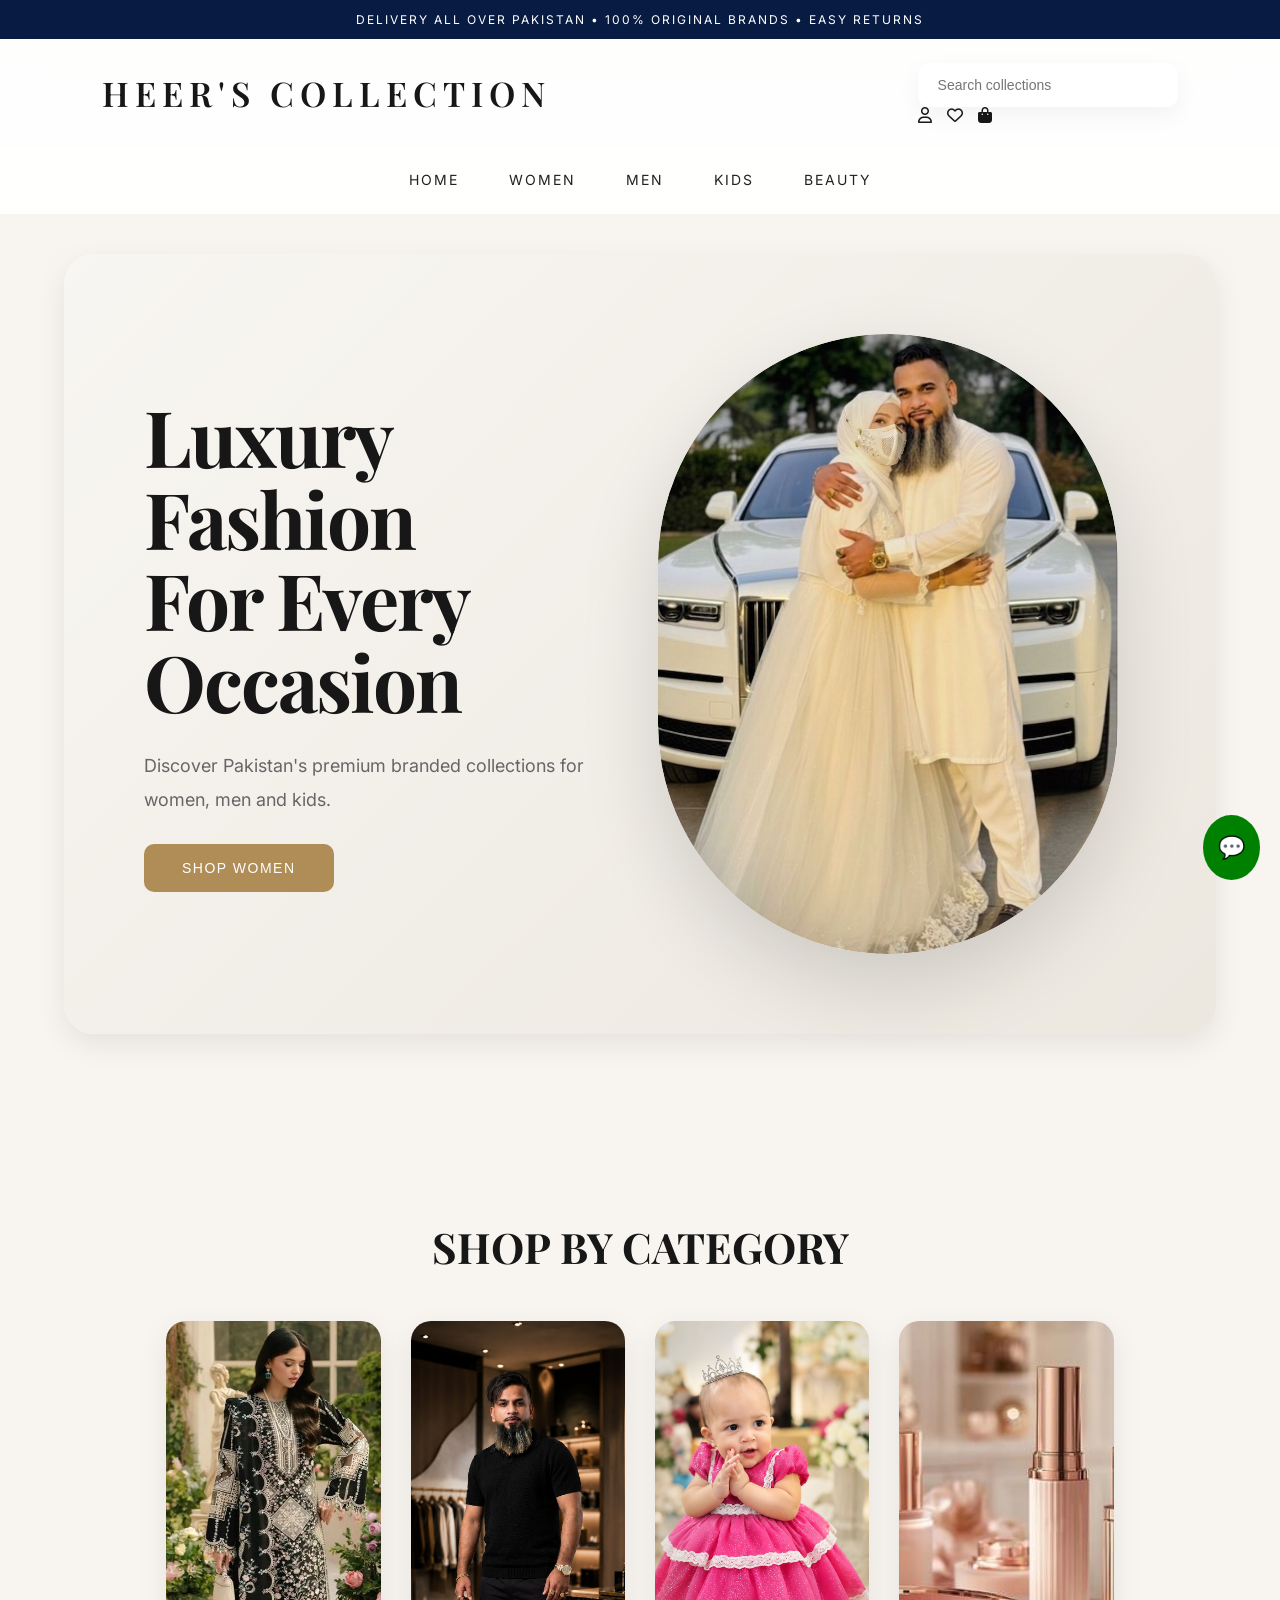
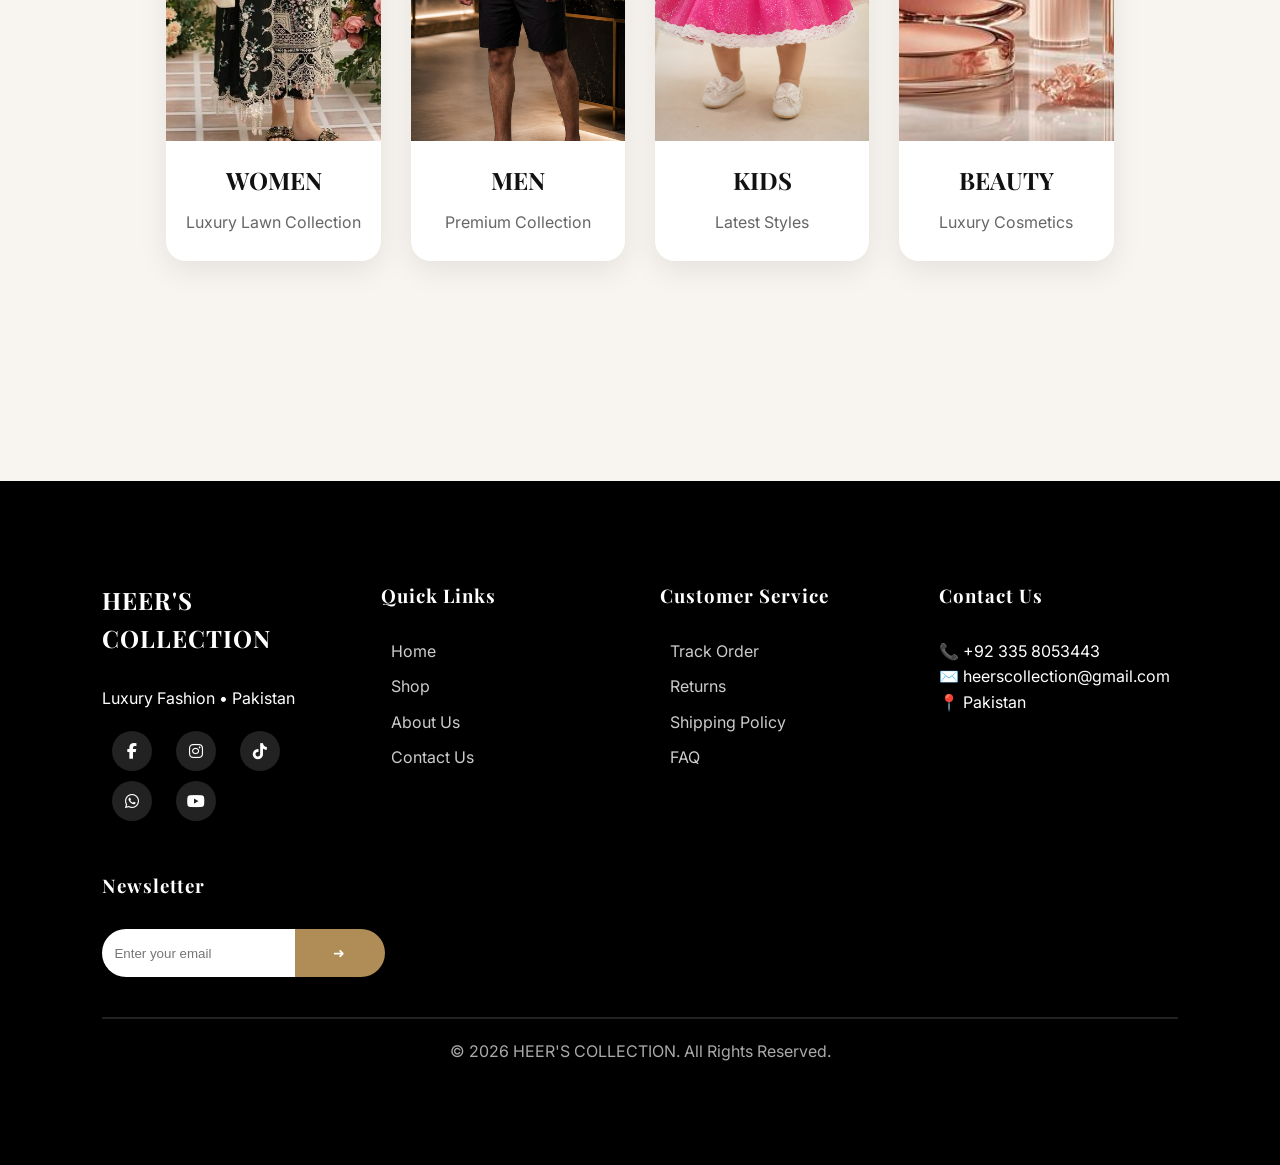
<file: index.html>
<!DOCTYPE html>
<html lang="en">

<head>
<meta charset="UTF-8">
<meta name="viewport" content="width=device-width, initial-scale=1.0">

<title>Heer's Collection</title>

<link href="https://fonts.googleapis.com/css2?family=Montserrat:wght@300;500;700&display=swap" rel="stylesheet">
<link rel="stylesheet" href="https://cdnjs.cloudflare.com/ajax/libs/font-awesome/6.5.1/css/all.min.css">
<link rel="stylesheet" href="style.css">
</head>

<body>

<div class="topbar">
DELIVERY ALL OVER PAKISTAN • 100% ORIGINAL BRANDS • EASY RETURNS
</div>

<header class="header">

<div class="logo">
HEER'S COLLECTION
</div>

<div class="header-right">

<input
type="text"
class="search"
placeholder="Search collections">

<div class="icons">
<i class="fa-regular fa-user"></i>
<i class="fa-regular fa-heart"></i>
<i class="fa-solid fa-bag-shopping"></i>
</div>

</div>

<div class="menu-btn">
☰
</div>

</header>

<nav>
<a href="index.html">HOME</a>
<a href="women.html">WOMEN</a>
<a href="men.html">MEN</a>
<a href="kids.html">KIDS</a>
<a href="beauty.html">BEAUTY</a>
</nav>

<section class="hero">

<div class="hero-content">
<h1>Luxury Fashion<br>For Every Occasion</h1>

<p>
Discover Pakistan's premium branded collections for women, men and kids.
</p>

<a href="women.html">
<button>SHOP WOMEN</button>
</a>
</div>

<div class="hero-image">
<div class="photo-frame">
<img src="newphoto.jpg" alt="photo">
</div>
</div>

</section>
<section class="categories">

<h2>SHOP BY CATEGORY</h2>

<div class="category-grid">

<!-- WOMEN -->
<a href="women.html" class="category-box">
<img src="product1.jpg" alt="Women">

<h3>WOMEN</h3>

<p>Luxury Lawn Collection</p>
</a>


<!-- MEN -->
<a href="men.html" class="category-box">

<img src="men.jpg" alt="Men">

<h3>MEN</h3>

<p>Premium Collection</p>

</a>


<!-- KIDS -->
<a href="kids.html" class="category-box">

<img src="kids.jpg" alt="Kids">

<h3>KIDS</h3>

<p>Latest Styles</p>

</a>


<!-- BEAUTY -->
<a href="beauty.html" class="category-box">

<img src="beauty.jpg?v=2" alt="Beauty">

<h3>BEAUTY</h3>

<p>Luxury Cosmetics</p>

</a>

</div>

</section>

<a href="https://wa.me/923358053443" class="whatsapp">💬</a>

<footer>

<div class="footer-container">

<div class="footer-box">
<h2>HEER'S COLLECTION</h2>
<p>Luxury Fashion • Pakistan</p>

<div class="social-icons">
<a href="#"><i class="fab fa-facebook-f"></i></a>
<a href="#"><i class="fab fa-instagram"></i></a>
<a href="#"><i class="fab fa-tiktok"></i></a>
<a href="#"><i class="fab fa-whatsapp"></i></a>
<a href="#"><i class="fab fa-youtube"></i></a>
</div>
</div>

<div class="footer-box">
<h3>Quick Links</h3>

<a href="index.html">Home</a>

<a href="women.html">Shop</a>

<a href="about.html">About Us</a>

<a href="contact.html">Contact Us</a>

</div>

<div class="footer-box">
<h3>Customer Service</h3>
<a href="#">Track Order</a>
<a href="#">Returns</a>
<a href="#">Shipping Policy</a>
<a href="#">FAQ</a>
</div>

<div class="footer-box">
<h3>Contact Us</h3>
<p>📞 +92 335 8053443</p>
<p>✉️ heerscollection@gmail.com</p>
<p>📍 Pakistan</p>
</div>

<div class="footer-box">
<h3>Newsletter</h3>

<div class="newsletter">
<input type="email" placeholder="Enter your email">
<button>➜</button>
</div>
</div>

</div>

<hr>

<p class="copyright">
© 2026 HEER'S COLLECTION. All Rights Reserved.
</p>

</footer>

<script>
const menu = document.querySelector(".menu-btn");
const nav = document.querySelector("nav");

menu.onclick = () => {
    nav.classList.toggle("show");
};
</script>

</body>
</html>
</file>
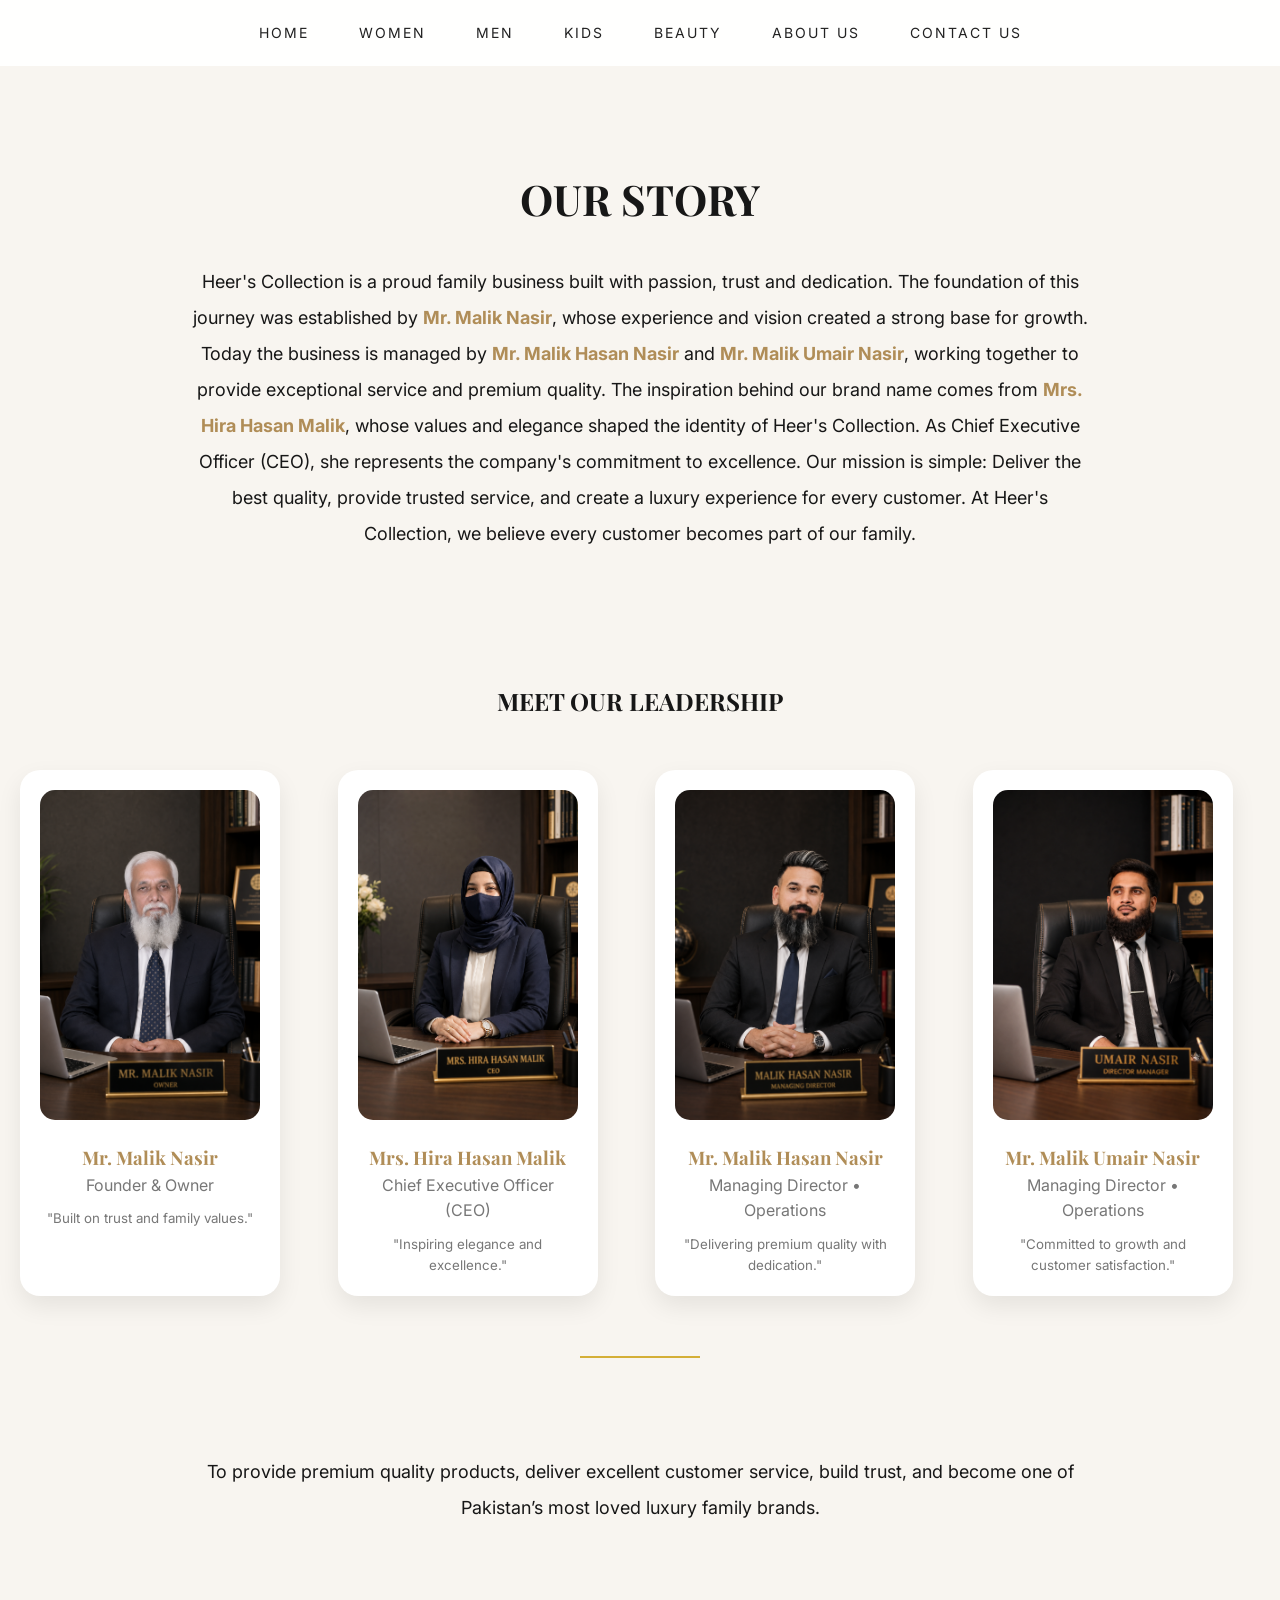
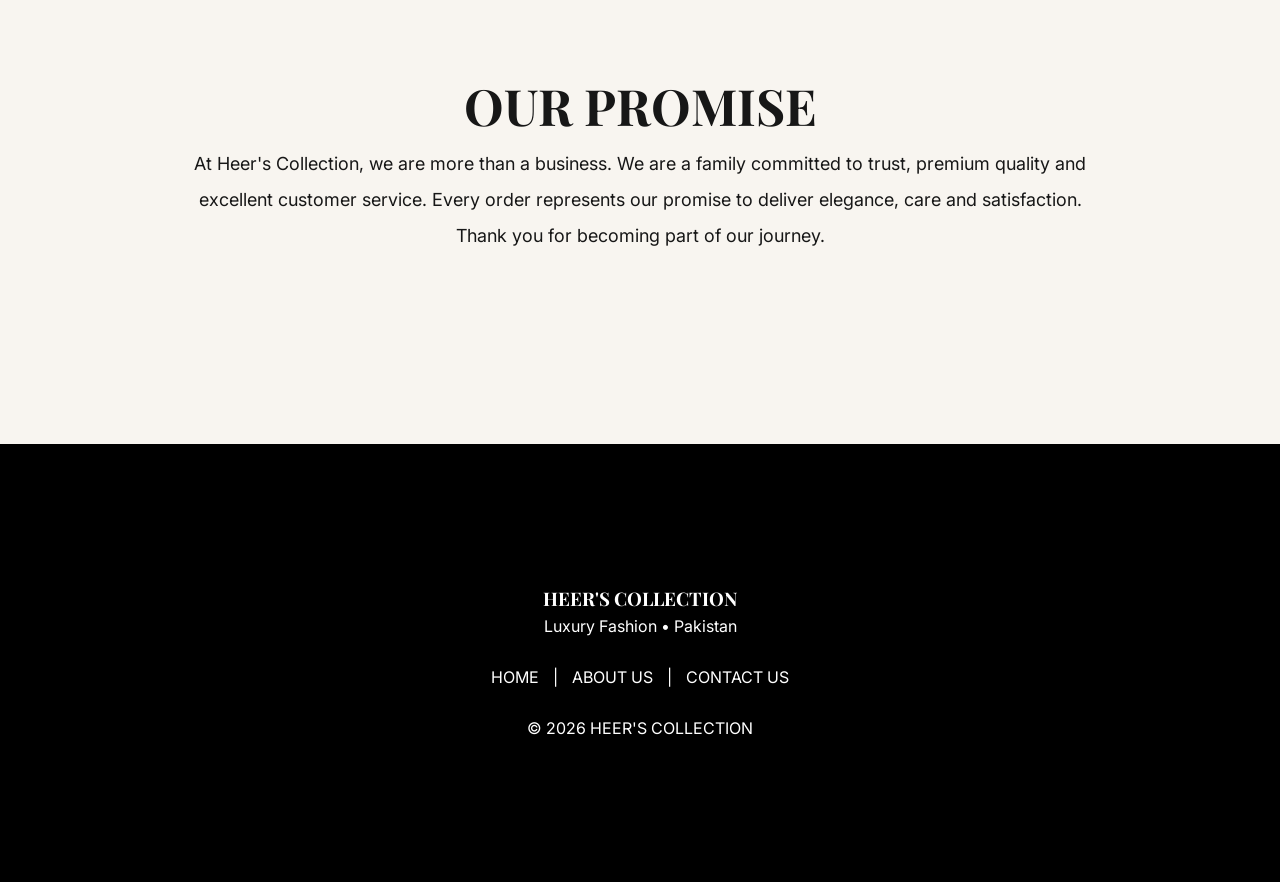
<file: about.html>
<!DOCTYPE html>
<html>

<head>

<meta charset="UTF-8">
<meta name="viewport" content="width=device-width, initial-scale=1">

<title>About Us | Heer's Collection</title>

<link rel="stylesheet" href="style.css">

</head>

<body>

<nav>

<a href="index.html">HOME</a>

<a href="women.html">WOMEN</a>

<a href="men.html">MEN</a>

<a href="kids.html">KIDS</a>

<a href="beauty.html">BEAUTY</a>

<a href="about.html">ABOUT US</a>

<a href="contact.html">CONTACT US</a>

</nav>


<section class="about">

<h1>OUR STORY</h1>

<p>

Heer's Collection is a proud family business built with passion,
trust and dedication.

The foundation of this journey was established by
<b>Mr. Malik Nasir</b>,
whose experience and vision created a strong base for growth.

Today the business is managed by
<b>Mr. Malik Hasan Nasir</b>
and
<b>Mr. Malik Umair Nasir</b>,
working together to provide exceptional service and premium quality.

The inspiration behind our brand name comes from
<b>Mrs. Hira Hasan Malik</b>,
whose values and elegance shaped the identity of Heer's Collection.

As Chief Executive Officer (CEO),
she represents the company's commitment to excellence.

Our mission is simple:

Deliver the best quality,
provide trusted service,
and create a luxury experience for every customer.

At Heer's Collection,
we believe every customer becomes part of our family.

</p>

</section>



<section class="team">

<h2>MEET OUR LEADERSHIP</h2>

<div class="team-grid">


<div class="member">

<img src="owner.jpg">

<h3>Mr. Malik Nasir</h3>

<p>Founder & Owner</p>

<small>
"Built on trust and family values."
</small>

</div>


<div class="member">

<img src="ceo.jpg">

<h3>Mrs. Hira Hasan Malik</h3>

<p>Chief Executive Officer (CEO)</p>

<small>
"Inspiring elegance and excellence."
</small>

</div>


<div class="member">

<img src="hasan.jpg">

<h3>Mr. Malik Hasan Nasir</h3>

<p>Managing Director • Operations</p>

<small>
"Delivering premium quality with dedication."
</small>

</div>


<div class="member">

<img src="umair.jpg">

<h3>Mr. Malik Umair Nasir</h3>

<p>Managing Director • Operations</p>

<small>
"Committed to growth and customer satisfaction."
</small>

</div>


</div>

</section>



</section>

<hr style="width:120px;margin:auto;border:1px solid #d4af37;">

<section class="mission">

<br>

<p>

To provide premium quality products,
deliver excellent customer service,
build trust,
and become one of Pakistan’s most loved luxury family brands.

</p>

</section>
<section class="mission">

<h2>OUR PROMISE</h2>

<p>

At Heer's Collection,
we are more than a business.

We are a family committed to trust,
premium quality and excellent customer service.

Every order represents our promise
to deliver elegance,
care and satisfaction.

Thank you for becoming part of our journey.

</p>

</section>

<footer>

<div style="text-align:center;padding:40px">

<h3>HEER'S COLLECTION</h3>

<p>Luxury Fashion • Pakistan</p>

<br>

<a href="index.html">HOME</a> |
<a href="about.html">ABOUT US</a> |
<a href="contact.html">CONTACT US</a>

<br><br>

<p>
© 2026 HEER'S COLLECTION
</p>

</div>

</footer>


</body>

</html>
</file>
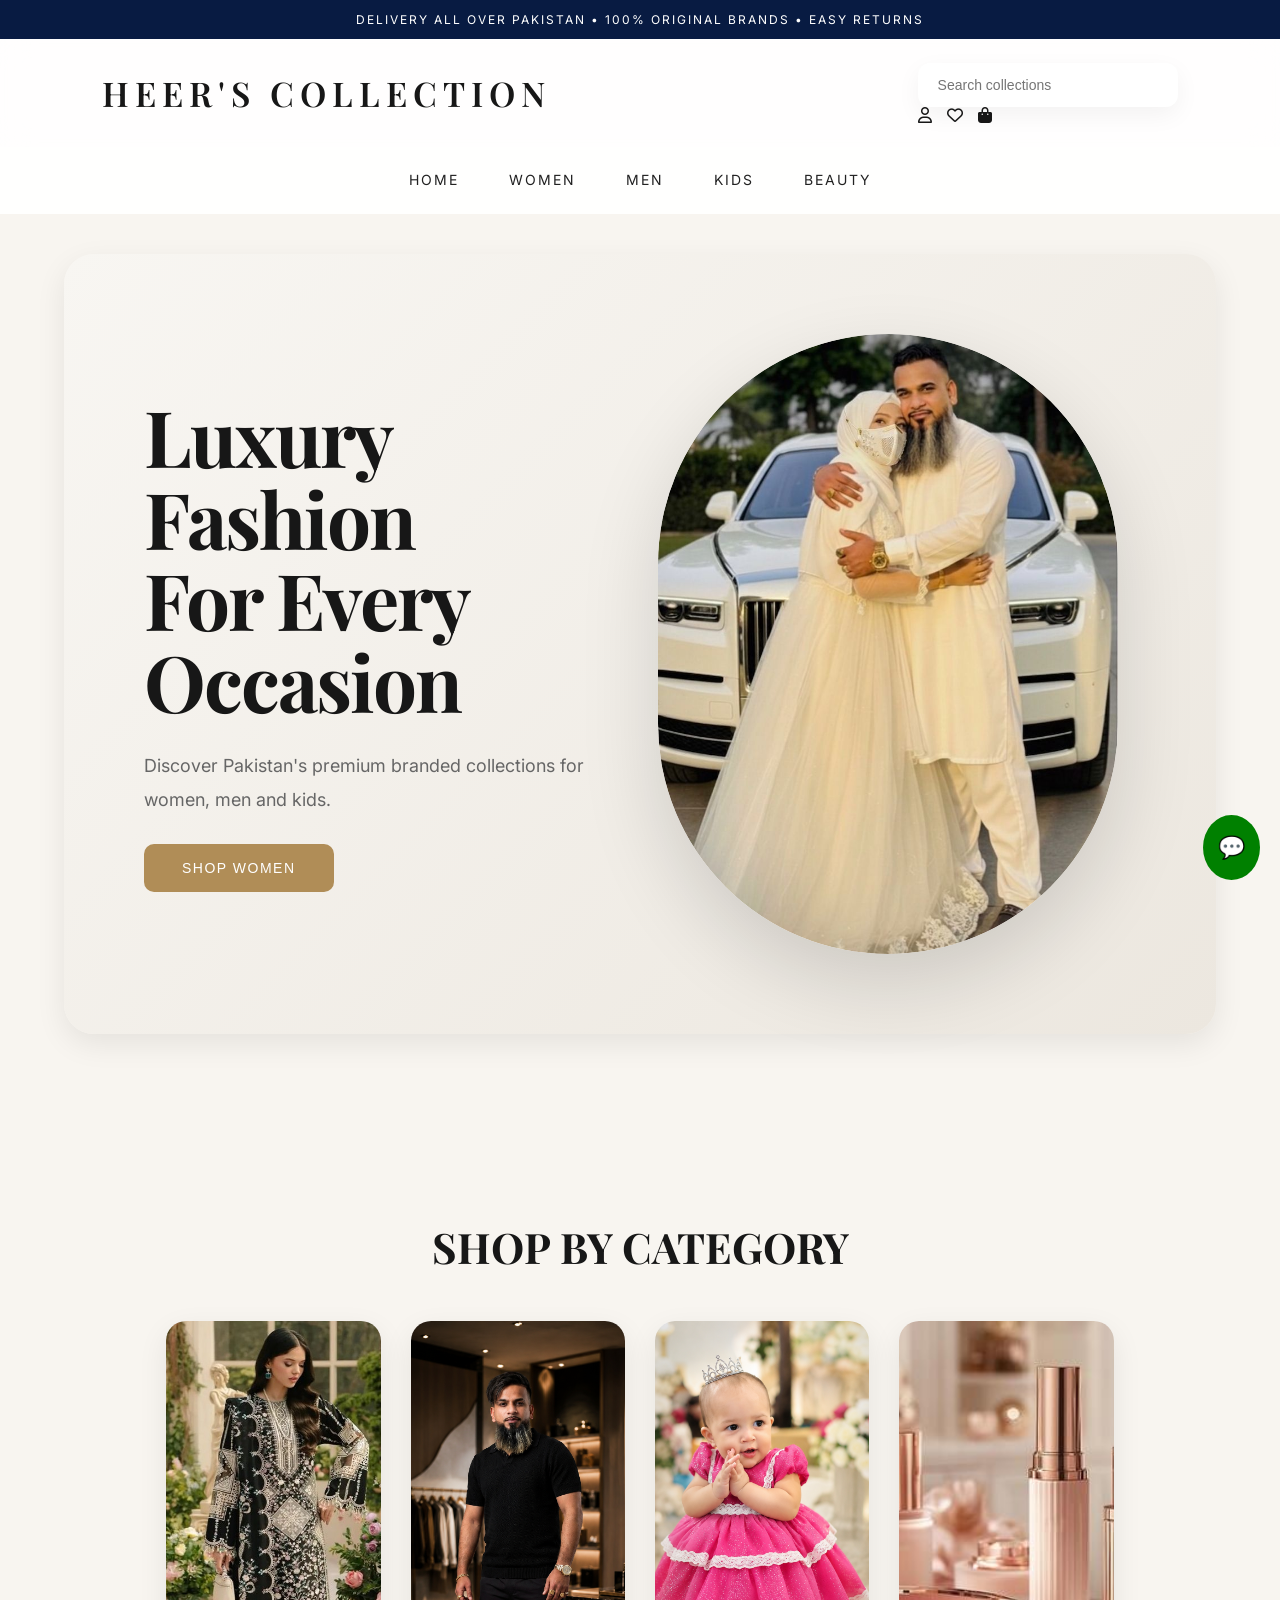
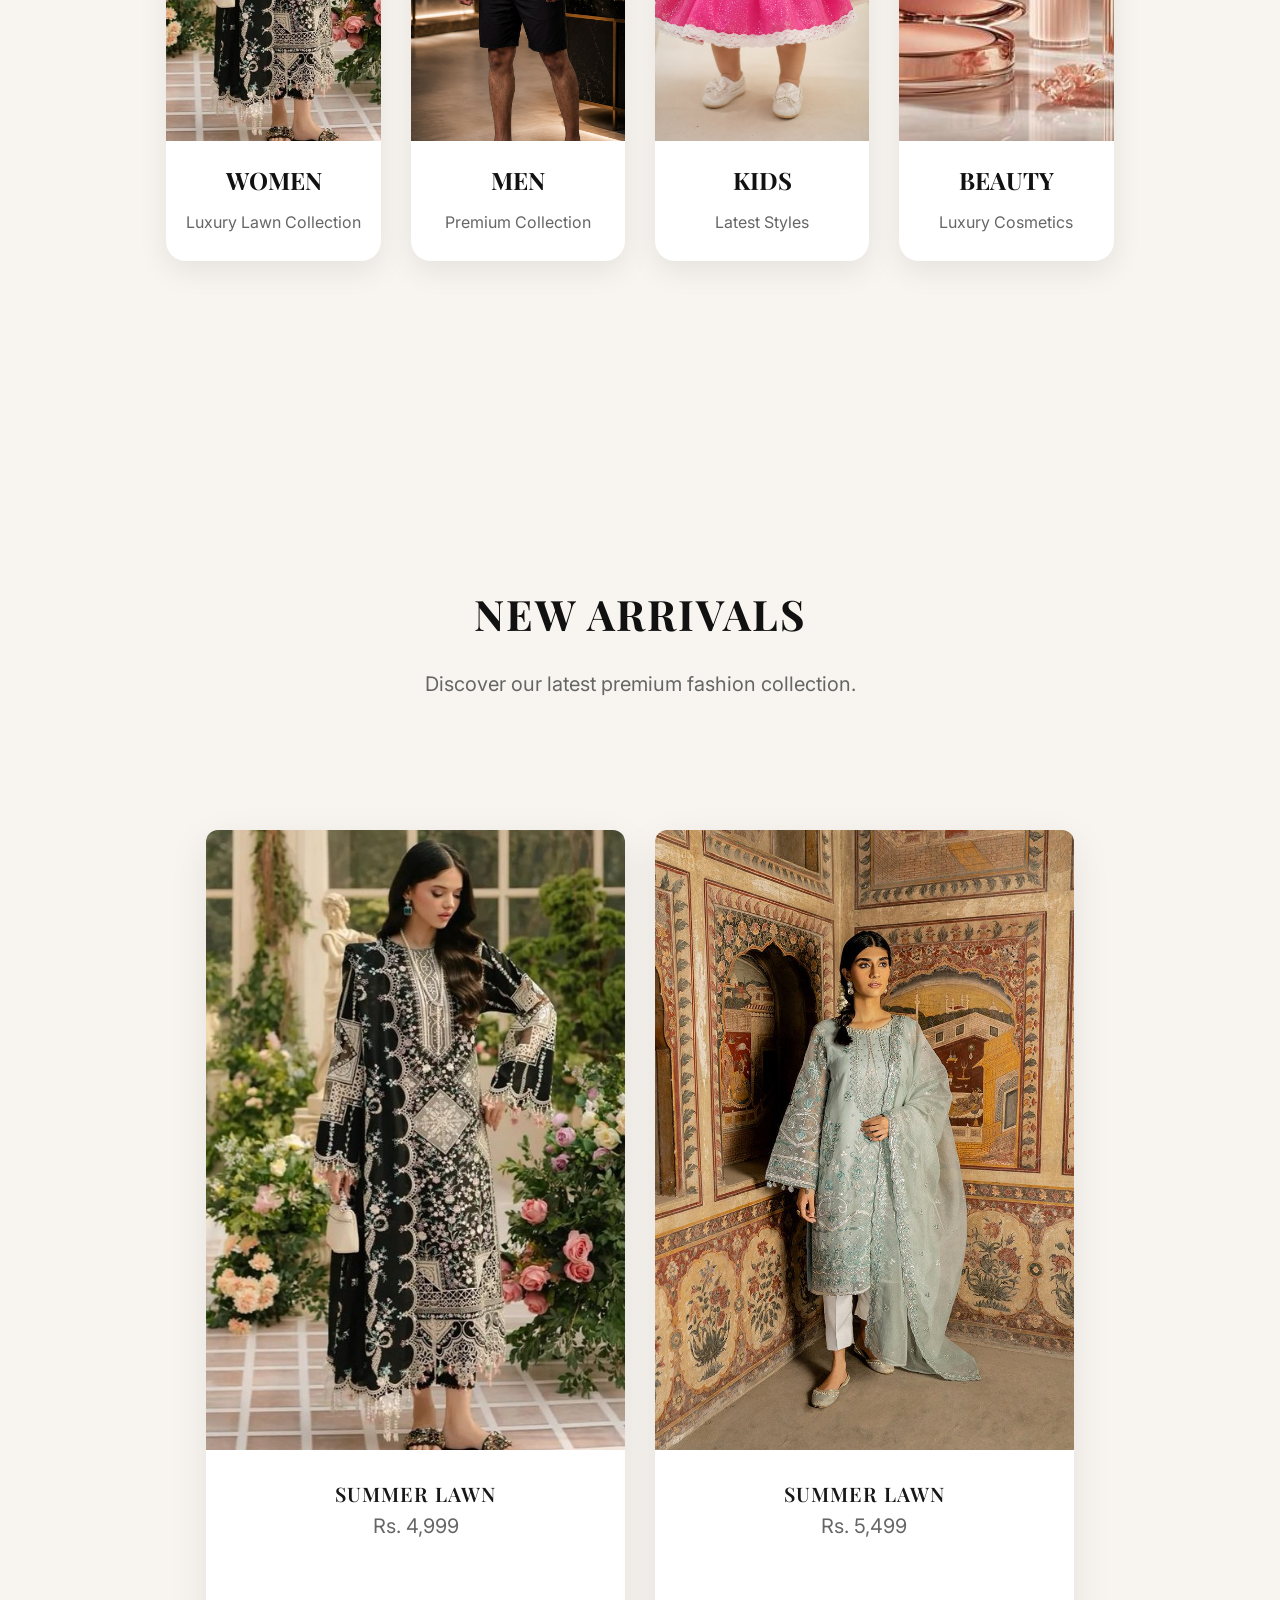
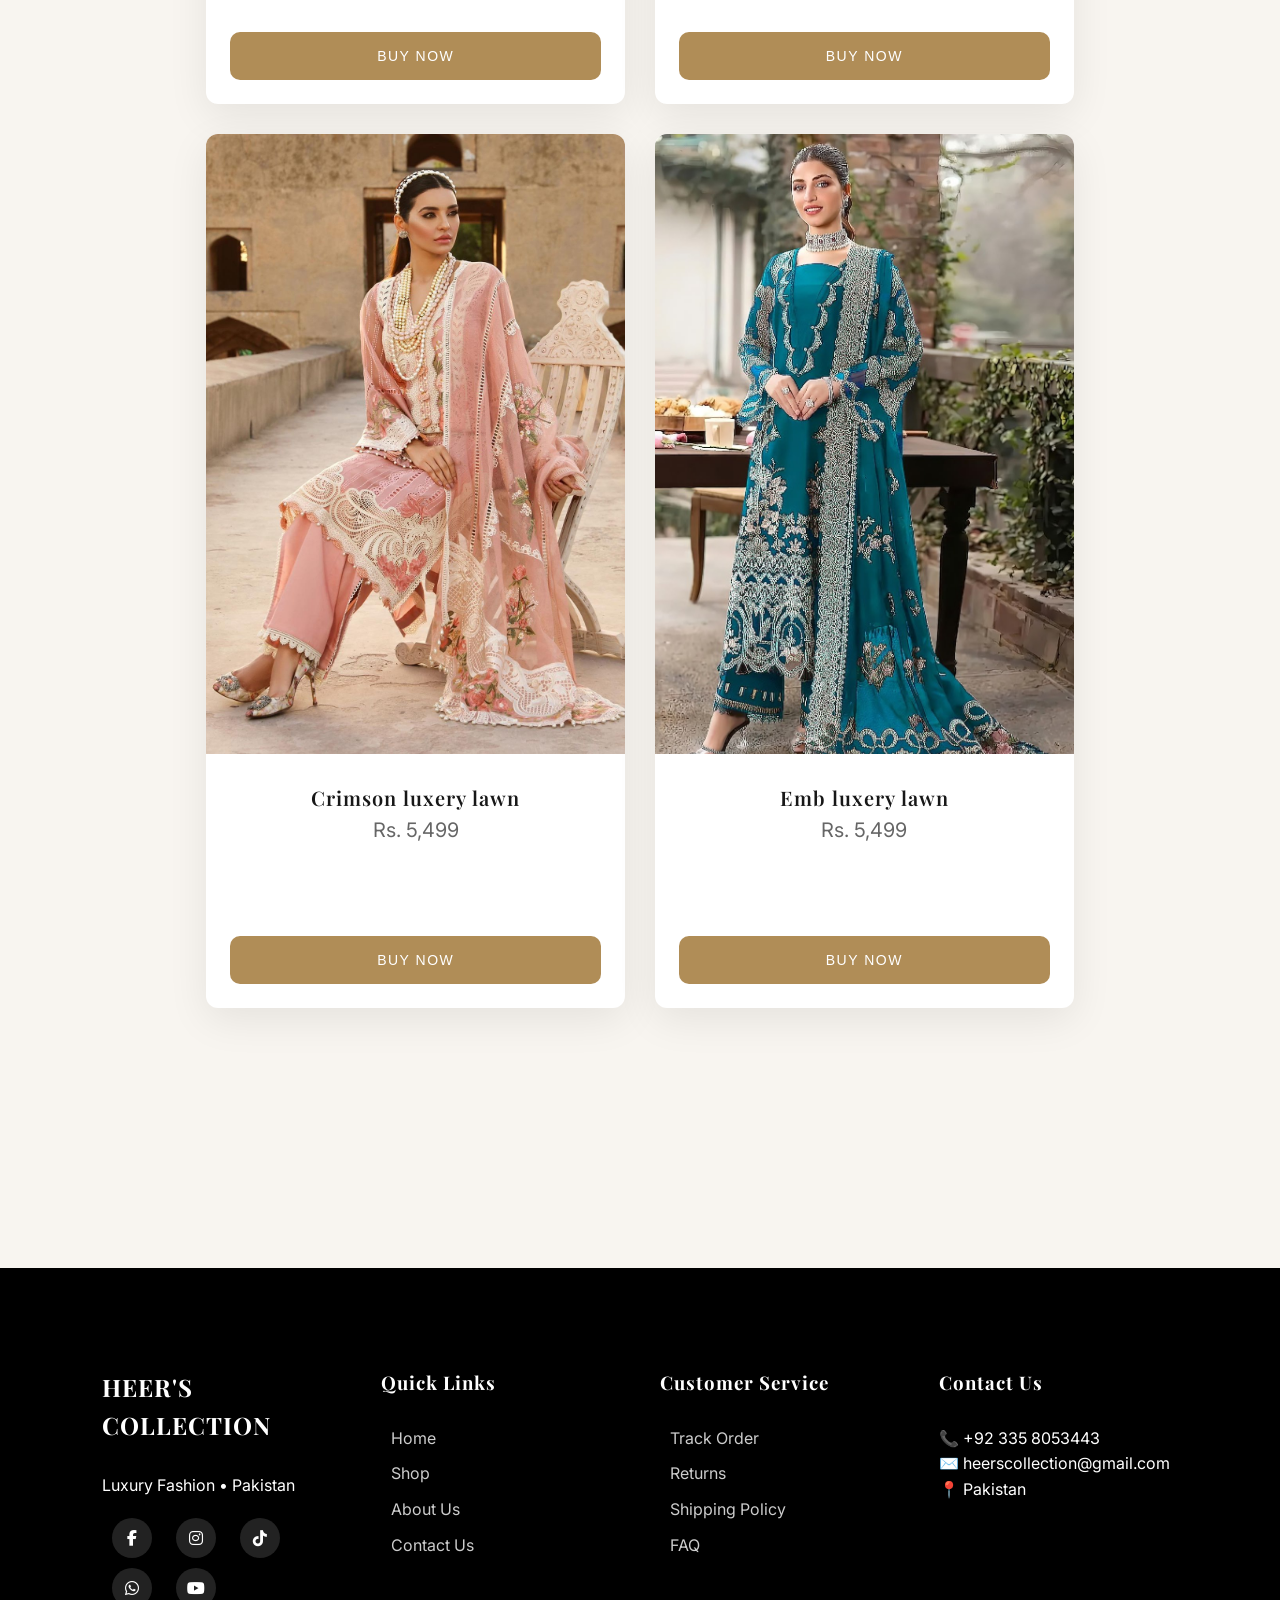
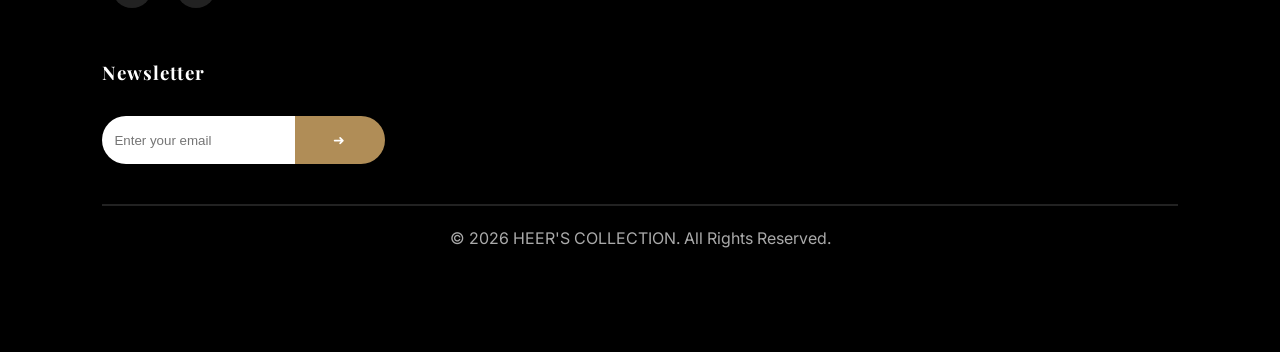
<file: backup-index.html>
<!DOCTYPE html>
<html lang="en">

<head>
<meta charset="UTF-8">
<meta name="viewport" content="width=device-width, initial-scale=1.0">

<title>Heer's Collection</title>

<link href="https://fonts.googleapis.com/css2?family=Montserrat:wght@300;500;700&display=swap" rel="stylesheet">
<link rel="stylesheet" href="https://cdnjs.cloudflare.com/ajax/libs/font-awesome/6.5.1/css/all.min.css">
<link rel="stylesheet" href="style.css">
</head>

<body>

<div class="topbar">
DELIVERY ALL OVER PAKISTAN • 100% ORIGINAL BRANDS • EASY RETURNS
</div>

<header class="header">

<div class="logo">
HEER'S COLLECTION
</div>

<div class="header-right">

<input
type="text"
class="search"
placeholder="Search collections">

<div class="icons">
<i class="fa-regular fa-user"></i>
<i class="fa-regular fa-heart"></i>
<i class="fa-solid fa-bag-shopping"></i>
</div>

</div>

<div class="menu-btn">
☰
</div>

</header>

<nav>
<a href="index.html">HOME</a>
<a href="women.html">WOMEN</a>
<a href="men.html">MEN</a>
<a href="kids.html">KIDS</a>
<a href="beauty.html">BEAUTY</a>
</nav>

<section class="hero">

<div class="hero-content">
<h1>Luxury Fashion<br>For Every Occasion</h1>

<p>
Discover Pakistan's premium branded collections for women, men and kids.
</p>

<a href="women.html">
<button>SHOP WOMEN</button>
</a>
</div>

<div class="hero-image">
<div class="photo-frame">
<img src="newphoto.jpg" alt="photo">
</div>
</div>

</section>
<section class="categories">

<h2>SHOP BY CATEGORY</h2>

<div class="category-grid">

<!-- WOMEN -->
<a href="women.html" class="category-box">
<img src="product1.jpg" alt="Women">

<h3>WOMEN</h3>

<p>Luxury Lawn Collection</p>
</a>


<!-- MEN -->
<a href="men.html" class="category-box">

<img src="men.jpg" alt="Men">

<h3>MEN</h3>

<p>Premium Collection</p>

</a>


<!-- KIDS -->
<a href="kids.html" class="category-box">

<img src="kids.jpg" alt="Kids">

<h3>KIDS</h3>

<p>Latest Styles</p>

</a>


<!-- BEAUTY -->
<a href="beauty.html" class="category-box">

<img src="beauty.jpg?v=2" alt="Beauty">

<h3>BEAUTY</h3>

<p>Luxury Cosmetics</p>

</a>

</div>

</section>
<section class="products">
<h2>NEW ARRIVALS</h2>
<p>Discover our latest premium fashion collection.</p>

<div class="product-grid">

<div class="product-card">
    <img src="product1.jpg">
    <h3>SUMMER LAWN</h3>
    <p>Rs. 4,999</p>
    <button>BUY NOW</button>
</div>

<div class="product-card">
    <img src="product2.jpg">
    <h3>SUMMER LAWN</h3>
    <p>Rs. 5,499</p>
    <button>BUY NOW</button>
</div>

<div class="product-card">
    <img src="product3.jpg">
    <h3>Crimson luxery lawn</h3>
    <p>Rs. 5,499</p>
    <button>BUY NOW</button>
</div>

<div class="product-card">
    <img src="product4.jpg">
    <h3>Emb luxery lawn</h3>
    <p>Rs. 5,499</p>
    <button>BUY NOW</button>
</div>


    
</div>
</section>

<a href="https://wa.me/923358053443" class="whatsapp">💬</a>

<footer>

<div class="footer-container">

<div class="footer-box">
<h2>HEER'S COLLECTION</h2>
<p>Luxury Fashion • Pakistan</p>

<div class="social-icons">
<a href="#"><i class="fab fa-facebook-f"></i></a>
<a href="#"><i class="fab fa-instagram"></i></a>
<a href="#"><i class="fab fa-tiktok"></i></a>
<a href="#"><i class="fab fa-whatsapp"></i></a>
<a href="#"><i class="fab fa-youtube"></i></a>
</div>
</div>

<div class="footer-box">
<h3>Quick Links</h3>
<a href="#">Home</a>
<a href="#">Shop</a>
<a href="#">About Us</a>
<a href="#">Contact Us</a>
</div>

<div class="footer-box">
<h3>Customer Service</h3>
<a href="#">Track Order</a>
<a href="#">Returns</a>
<a href="#">Shipping Policy</a>
<a href="#">FAQ</a>
</div>

<div class="footer-box">
<h3>Contact Us</h3>
<p>📞 +92 335 8053443</p>
<p>✉️ heerscollection@gmail.com</p>
<p>📍 Pakistan</p>
</div>

<div class="footer-box">
<h3>Newsletter</h3>

<div class="newsletter">
<input type="email" placeholder="Enter your email">
<button>➜</button>
</div>
</div>

</div>

<hr>

<p class="copyright">
© 2026 HEER'S COLLECTION. All Rights Reserved.
</p>

</footer>

<script>
const menu = document.querySelector(".menu-btn");
const nav = document.querySelector("nav");

menu.onclick = () => {
    nav.classList.toggle("show");
};
</script>

</body>
</html>
</file>
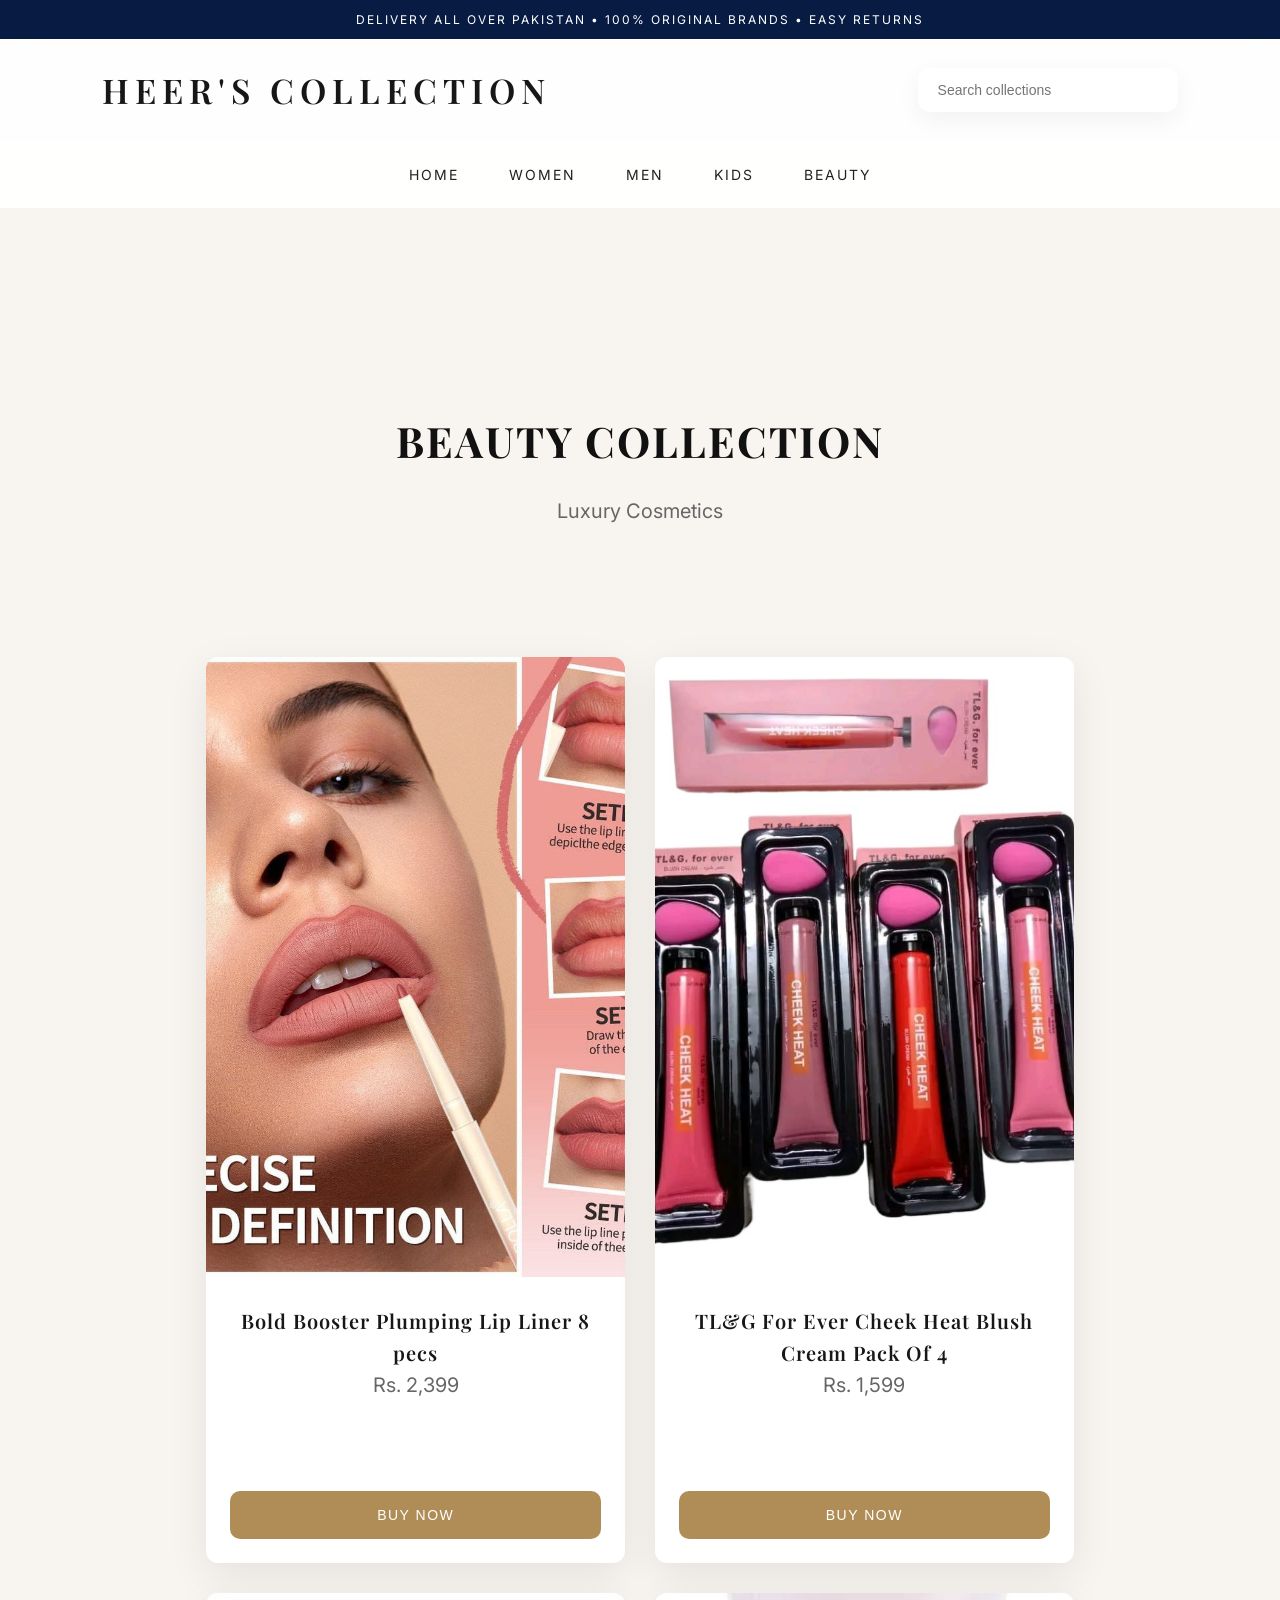
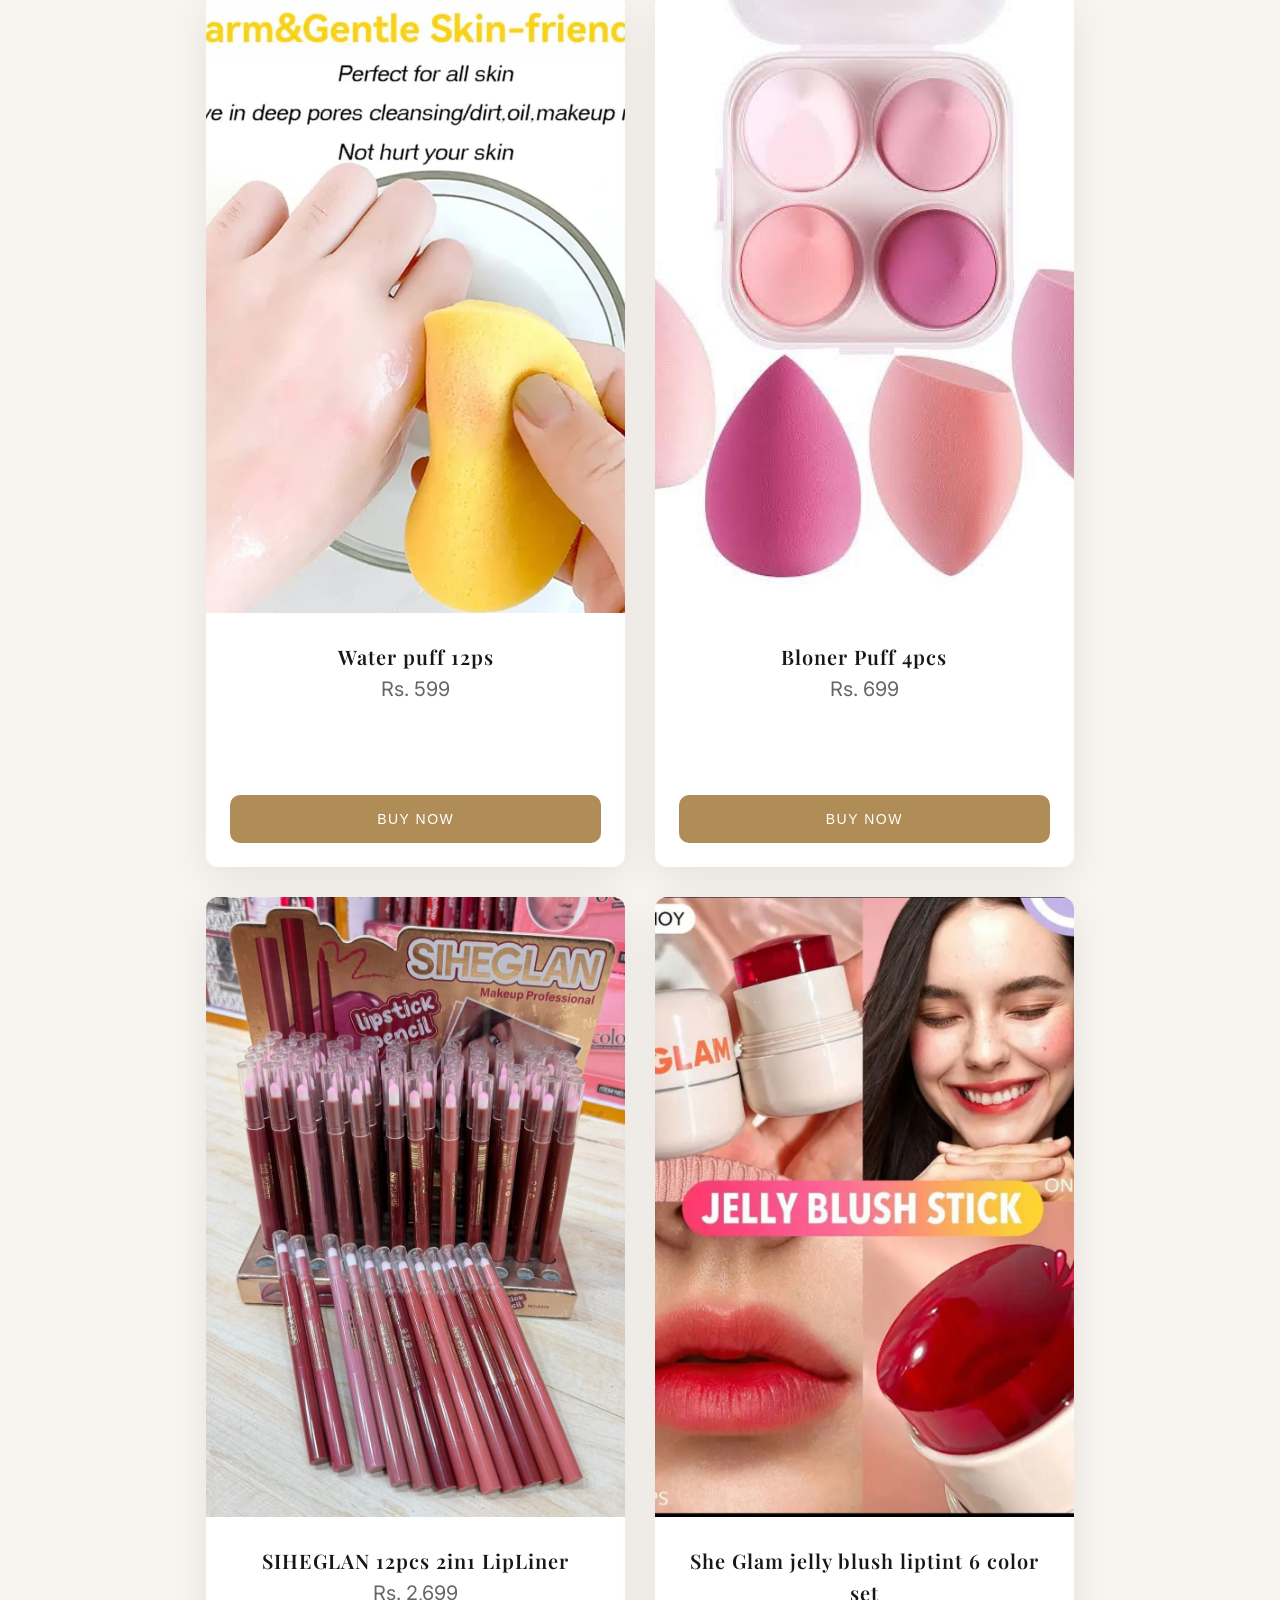
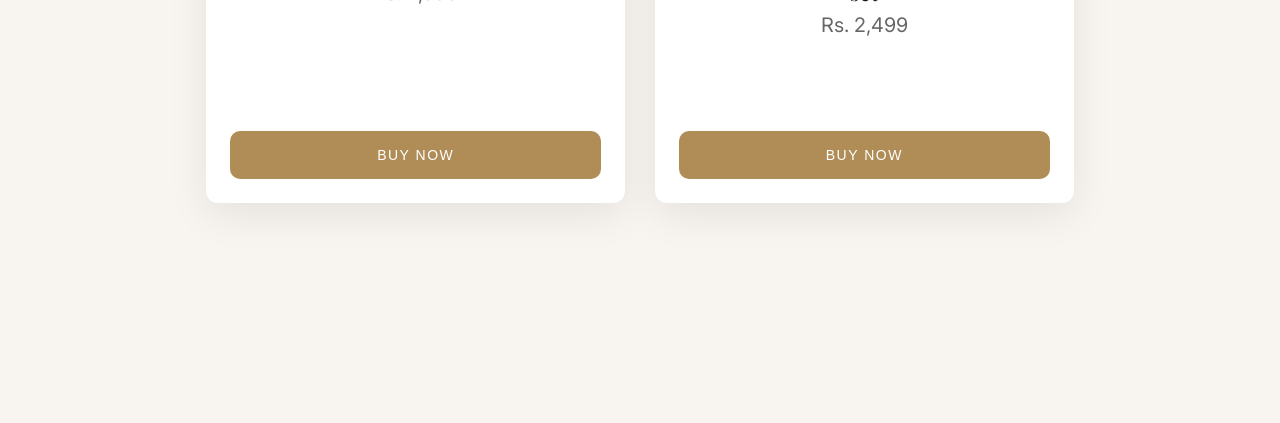
<file: beauty.html>
<!DOCTYPE html>
<html>

<head>
<title>Beauty Collection</title>

<link rel="stylesheet" href="style.css">

</head>

<body>

  <div class="topbar">
DELIVERY ALL OVER PAKISTAN • 100% ORIGINAL BRANDS • EASY RETURNS
</div>

<header class="header">

<div class="logo">
HEER'S COLLECTION
</div>

<div class="header-right">

<input
type="text"
class="search"
placeholder="Search collections">

<div class="icons">
<i class="fa-regular fa-user"></i>
<i class="fa-regular fa-heart"></i>
<i class="fa-solid fa-bag-shopping"></i>
</div>

</div>

<div class="menu-btn">
☰
</div>

</header>

<nav>
<a href="index.html">HOME</a>
<a href="women.html">WOMEN</a>
<a href="men.html">MEN</a>
<a href="kids.html">KIDS</a>
<a href="beauty.html">BEAUTY</a>
</nav>
<section class="products">

<h2>BEAUTY COLLECTION</h2>

<p>Luxury Cosmetics</p>

<div class="product-grid">

<div class="product-card">
<img src="beauty1.jpg">
<h3>Bold Booster Plumping Lip Liner 8 pecs </h3>
<p>Rs. 2,399</p>
<button>BUY NOW</button>
</div>

<div class="product-card">
<img src="beauty2.jpg">
<h3>TL&G For Ever Cheek Heat Blush Cream Pack Of 4 </h3>
<p>Rs. 1,599</p>
<button>BUY NOW</button>
</div>

<div class="product-card">
<img src="beauty3.jpg">
<h3>Water puff 12ps</h3>
<p>Rs. 599</p>
<button>BUY NOW</button>
</div>

<div class="product-card">
<img src="beauty4.jpg">
<h3>Bloner Puff 4pcs</h3>
<p>Rs. 699</p>
<button>BUY NOW</button>
</div>

<div class="product-card">
<img src="beauty5.jpg">
<h3>SIHEGLAN 12pcs 2in1 LipLiner</h3>
<p>Rs. 2,699</p>
<button>BUY NOW</button>
</div>

<div class="product-card">
<img src="beauty6.jpg">
<h3>She Glam jelly blush liptint
6 color set </h3>
<p>Rs. 2,499</p>
<button>BUY NOW</button>
</div>

</section>
  
<script>
const menu = document.querySelector(".menu-btn");
const nav = document.querySelector("nav");

menu.onclick = () => {
nav.classList.toggle("show");
};
</script>
  
</body>

</html>
</file>
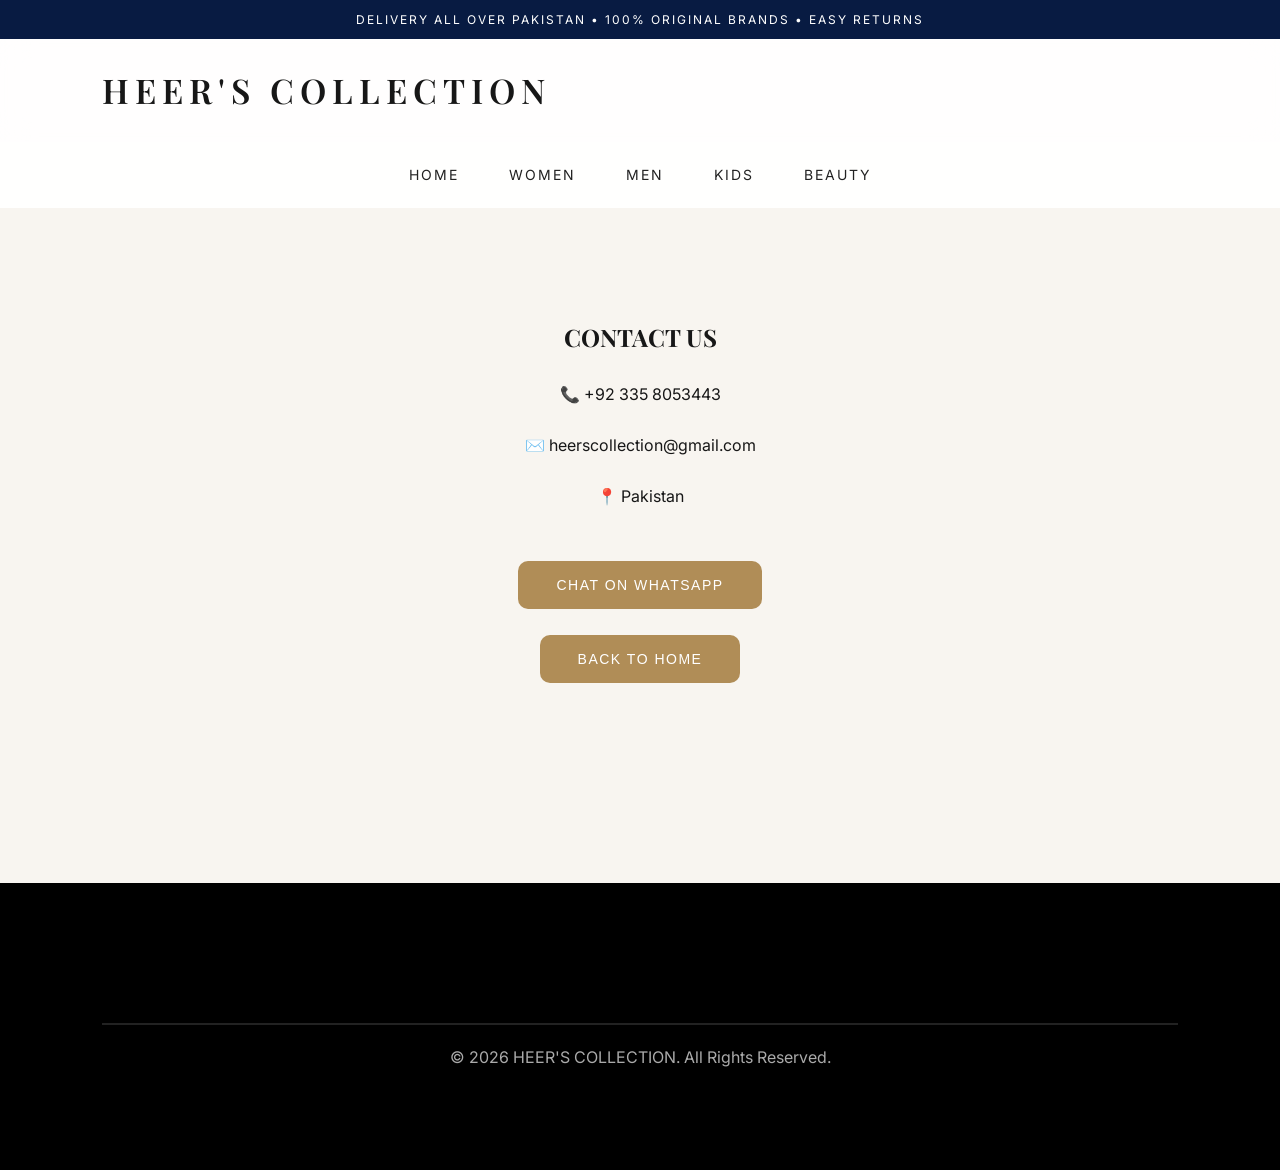
<file: contact.html>
<!DOCTYPE html>
<html lang="en">

<head>

<meta charset="UTF-8">

<meta name="viewport" content="width=device-width, initial-scale=1.0">

<title>Contact Us | Heer's Collection</title>

<link href="https://fonts.googleapis.com/css2?family=Montserrat:wght@300;500;700&display=swap" rel="stylesheet">

<link rel="stylesheet" href="style.css">

</head>

<body>

<div class="topbar">
DELIVERY ALL OVER PAKISTAN • 100% ORIGINAL BRANDS • EASY RETURNS
</div>

<header class="header">

<div class="logo">
HEER'S COLLECTION
</div>

</header>

<nav>
<a href="index.html">HOME</a>
<a href="women.html">WOMEN</a>
<a href="men.html">MEN</a>
<a href="kids.html">KIDS</a>
<a href="beauty.html">BEAUTY</a>
</nav>

<section style="padding:80px 20px; text-align:center;">

<h1>CONTACT US</h1>

<br>

<p>📞 +92 335 8053443</p>

<br>

<p>✉️ heerscollection@gmail.com</p>

<br>

<p>📍 Pakistan</p>

<br><br>

<a href="https://wa.me/923358053443">

<button>CHAT ON WHATSAPP</button>

</a>

<br><br>

<a href="index.html">

<button>BACK TO HOME</button>

</a>

</section>

<footer>

<hr>

<p class="copyright">
© 2026 HEER'S COLLECTION. All Rights Reserved.
</p>

</footer>

</body>

</html>
</file>
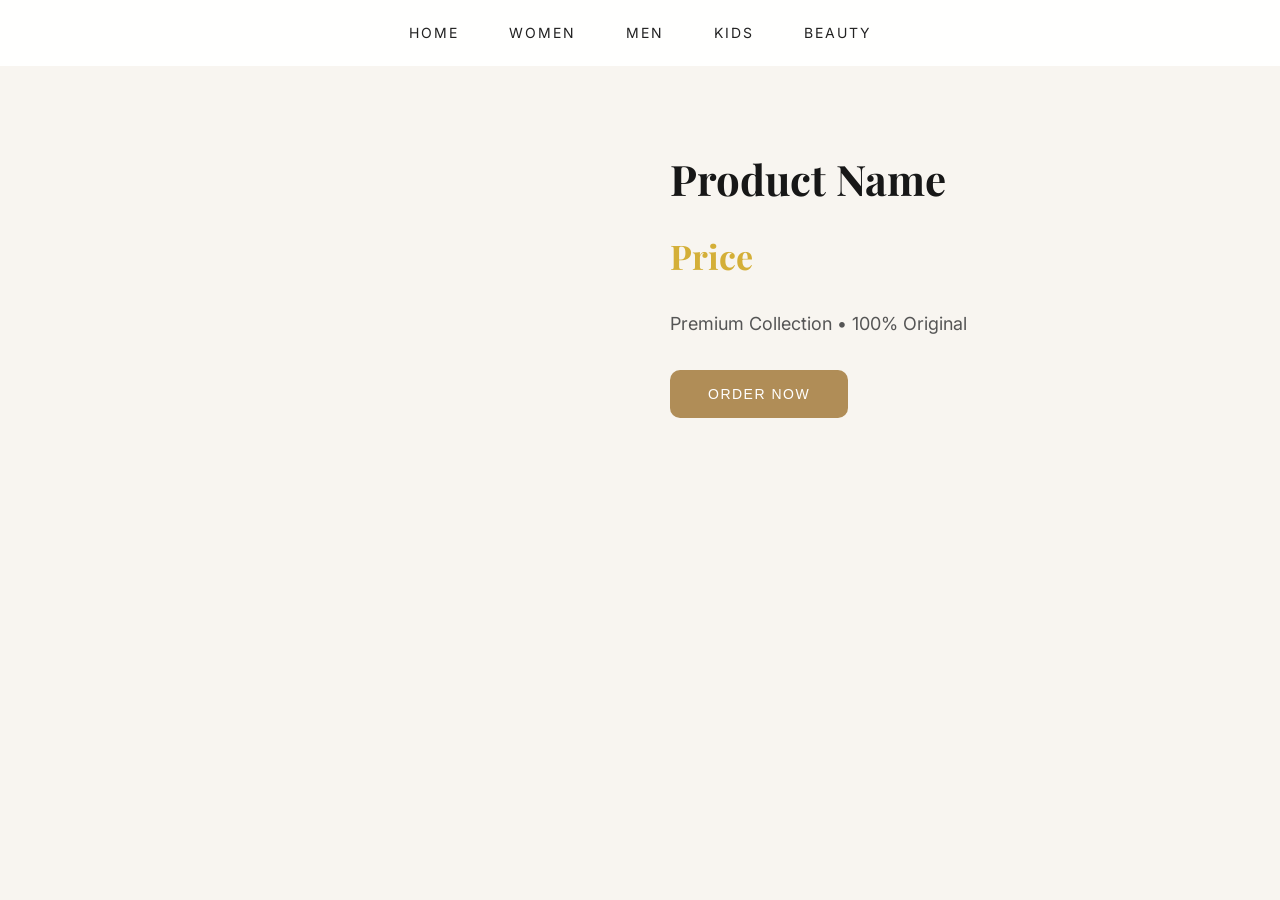
<file: product.html>
<!DOCTYPE html>
<html>

<head>

<title>Product</title>

<link rel="stylesheet" href="style.css">

</head>

<body>

<nav>
<a href="index.html">HOME</a>
<a href="women.html">WOMEN</a>
<a href="men.html">MEN</a>
<a href="kids.html">KIDS</a>
<a href="beauty.html">BEAUTY</a>
</nav>

<section class="product-details">

<div class="product-image">

<img id="productImage">

</div>

<div class="product-info">

<h1 id="productName"></h1>

<h2 id="productPrice"></h2>

<p>
Premium Collection • 100% Original
</p>

<a id="orderLink" href="#" target="_blank">
<button>
ORDER NOW
</button>
</a>

</div>

</section>

<script>

const url = new URLSearchParams(window.location.search);

const name = url.get("name") || "Product Name";
const price = url.get("price") || "Price";
const image = url.get("image") || "";

document.getElementById("productName").innerText = name;
document.getElementById("productPrice").innerText = price;

if (image) {
  document.getElementById("productImage").src = image;
}

const page =
window.location.href;

const message =
`Hi, I want to order:

${name}
${price}

Product Link:
${page}`;

document.getElementById("orderLink").href =
`https://wa.me/923358053443?text=${encodeURIComponent(message)}`;

document.getElementById("orderLink").target =
"_blank";

</script>

</body>

</html>
</file>
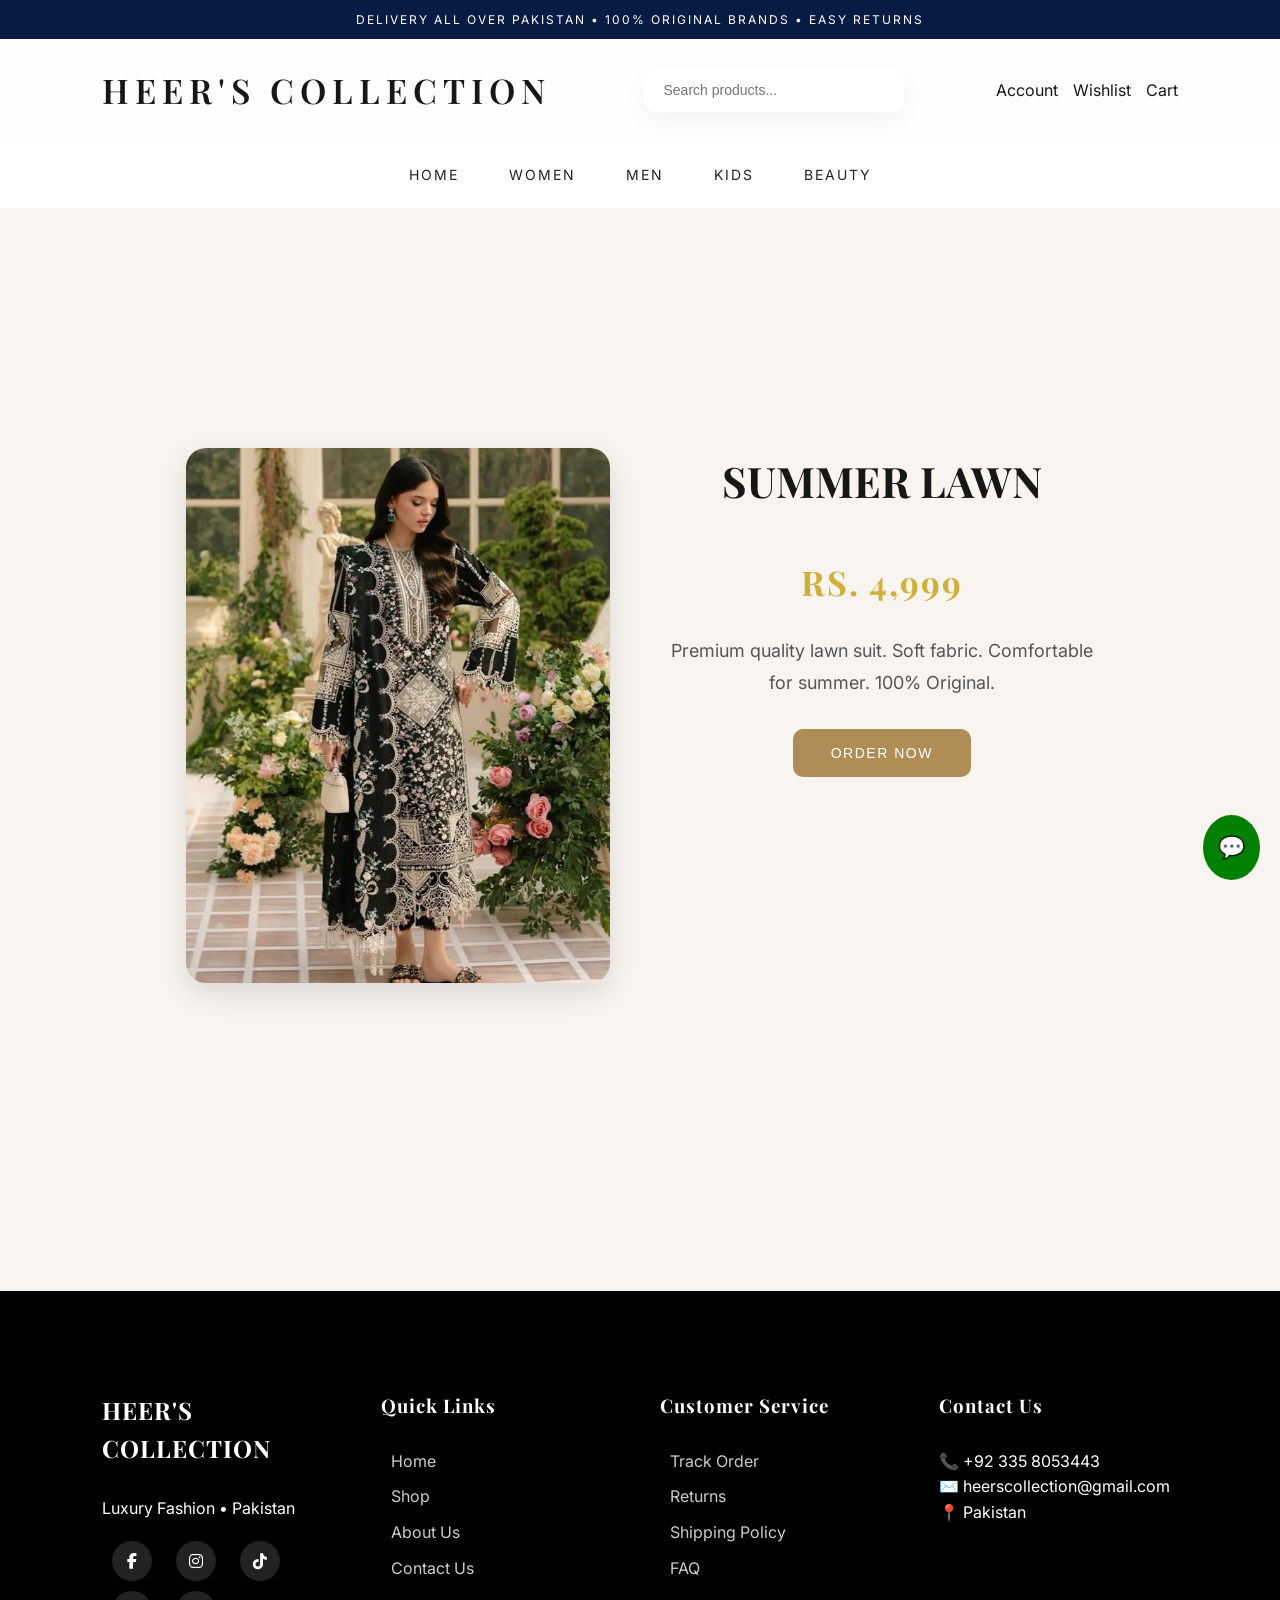
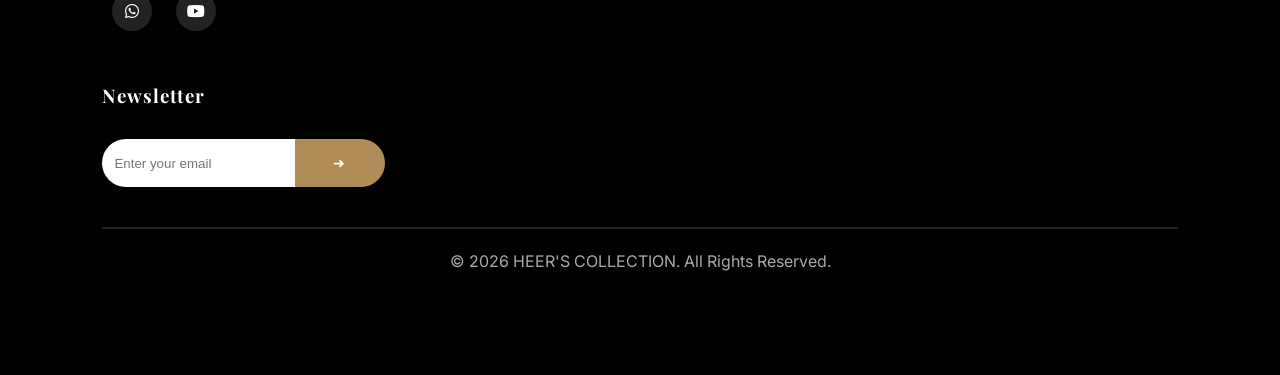
<file: product1.html>
<!DOCTYPE html>
<html lang="en">

<head>
<meta charset="UTF-8">
<meta name="viewport" content="width=device-width, initial-scale=1.0">

<title>Women's Collection | Heer's Collection</title>

<link href="https://fonts.googleapis.com/css2?family=Montserrat:wght@300;500;700&display=swap" rel="stylesheet">
<link rel="stylesheet" href="https://cdnjs.cloudflare.com/ajax/libs/font-awesome/6.5.1/css/all.min.css">
<link rel="stylesheet" href="style.css">
</head>

<body>

<div class="topbar">
DELIVERY ALL OVER PAKISTAN • 100% ORIGINAL BRANDS • EASY RETURNS
</div>

<header>

<div class="logo">HEER'S COLLECTION</div>

<input type="text" class="search" placeholder="Search products...">

<div class="icons">
<span>Account</span>
<span>Wishlist</span>
<span>Cart</span>
</div>

<div class="menu-btn">☰</div>

</header>

<nav>
<a href="index.html">HOME</a>
<a href="women.html">WOMEN</a>
<a href="men.html">MEN</a>
<a href="kids.html">KIDS</a>
<a href="beauty.html">BEAUTY</a>
</nav>

  <section class="products">

<div class="product-details">

    <div class="product-image">
        <img src="product1.jpg" alt="Summer Lawn">
    </div>

    <div class="product-info">

        <h1>SUMMER LAWN</h1>

        <h2>Rs. 4,999</h2>

        <p>
            Premium quality lawn suit.
            Soft fabric.
            Comfortable for summer.
            100% Original.
        </p>

      

  <a href="https://wa.me/923358053443?text=Hi%20I%20want%20to%20order%20SUMMER%20LAWN%20(Unstitched)%0APrice:%20Rs.%204999%0AProduct%20Photo:%20https://hasanmalik453-cell.github.io/Heer-s-collection/product1.html">

<button>
ORDER NOW
</button>

</a>

    </div>

</div>

</section>

<a href="https://wa.me/923358053443" class="whatsapp">💬</a>

<footer>

<div class="footer-container">

<div class="footer-box">
<h2>HEER'S COLLECTION</h2>
<p>Luxury Fashion • Pakistan</p>

<div class="social-icons">
<a href="#"><i class="fab fa-facebook-f"></i></a>
<a href="#"><i class="fab fa-instagram"></i></a>
<a href="#"><i class="fab fa-tiktok"></i></a>
<a href="#"><i class="fab fa-whatsapp"></i></a>
<a href="#"><i class="fab fa-youtube"></i></a>
</div>
</div>

<div class="footer-box">
<h3>Quick Links</h3>
<a href="#">Home</a>
<a href="#">Shop</a>
<a href="#">About Us</a>
<a href="#">Contact Us</a>
</div>

<div class="footer-box">
<h3>Customer Service</h3>
<a href="#">Track Order</a>
<a href="#">Returns</a>
<a href="#">Shipping Policy</a>
<a href="#">FAQ</a>
</div>

<div class="footer-box">
<h3>Contact Us</h3>
<p>📞 +92 335 8053443</p>
<p>✉️ heerscollection@gmail.com</p>
<p>📍 Pakistan</p>
</div>

<div class="footer-box">
<h3>Newsletter</h3>

<div class="newsletter">
<input type="email" placeholder="Enter your email">
<button>➜</button>
</div>
</div>

</div>

<hr>

<p class="copyright">
© 2026 HEER'S COLLECTION. All Rights Reserved.
</p>

</footer>

<script>
const menu = document.querySelector(".menu-btn");
const nav = document.querySelector("nav");

menu.onclick = () => {
    nav.classList.toggle("show");
};
</script>

</body>
</html>
</file>
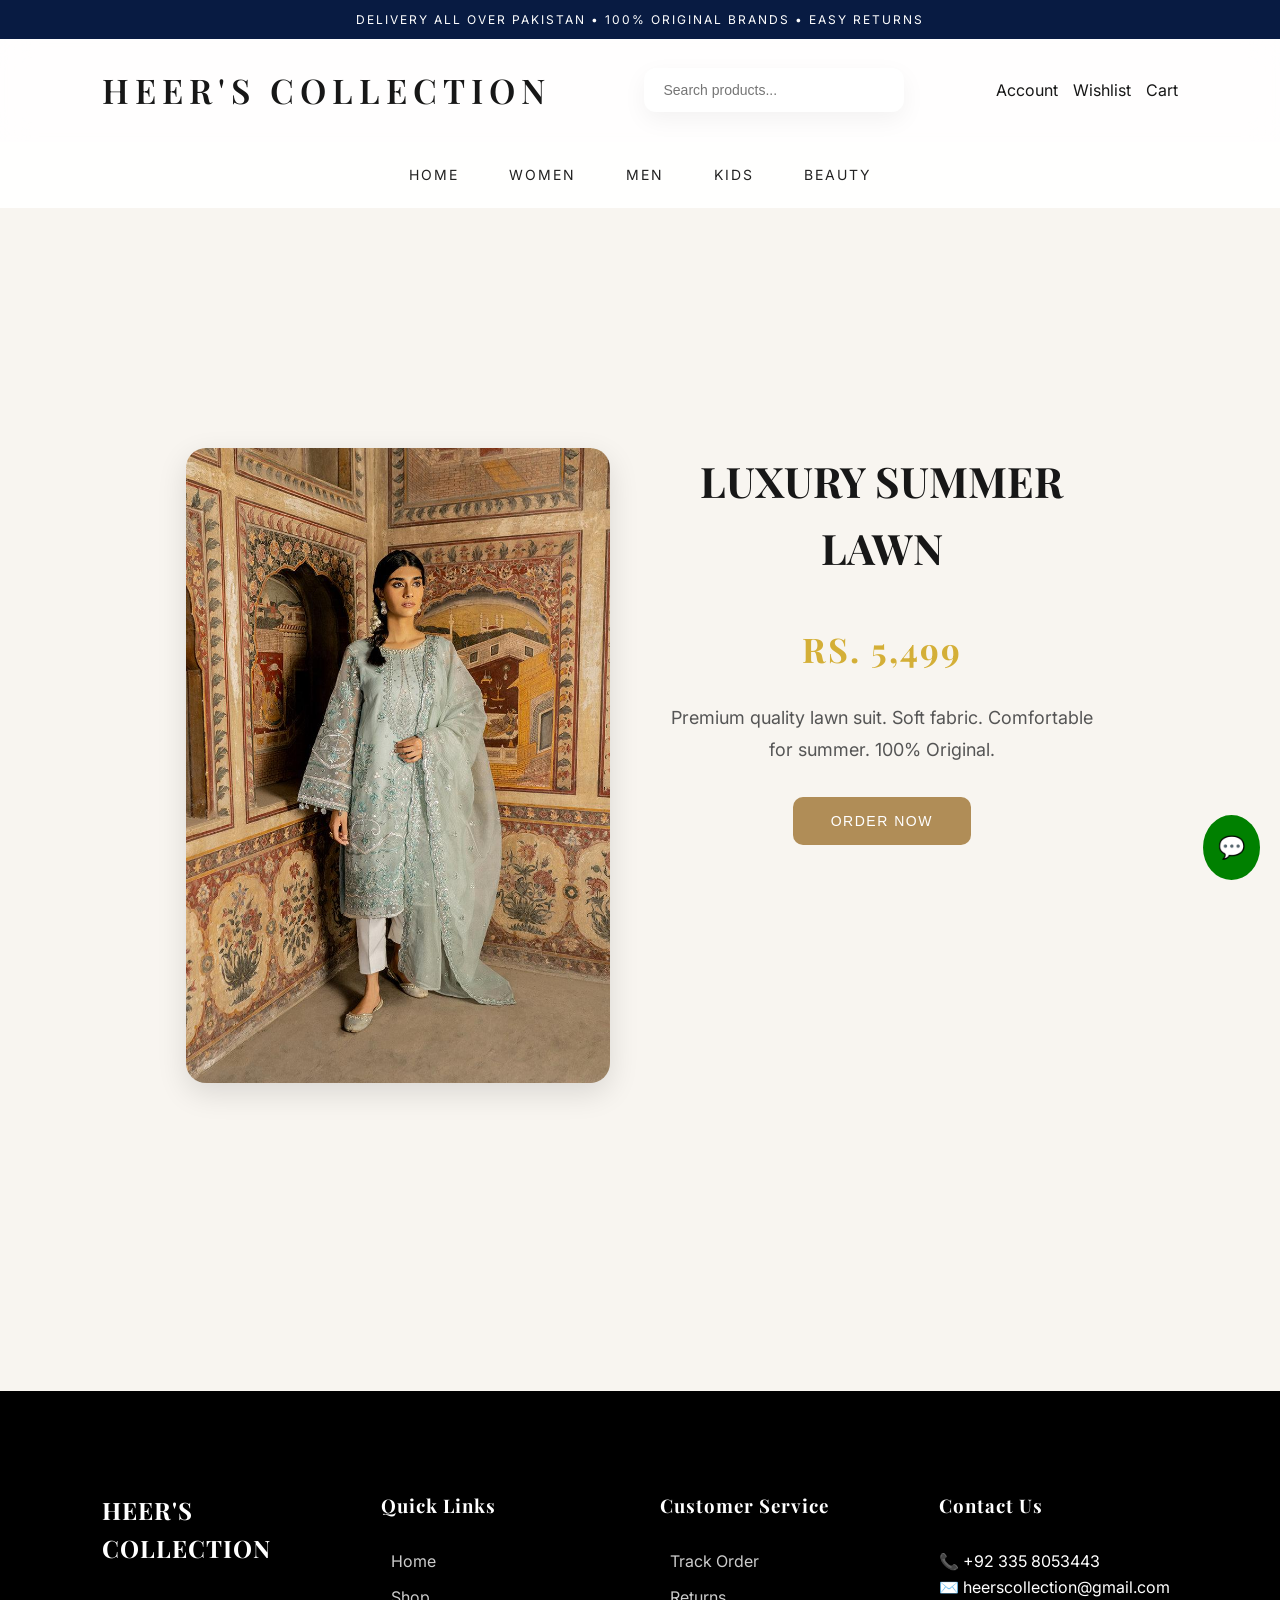
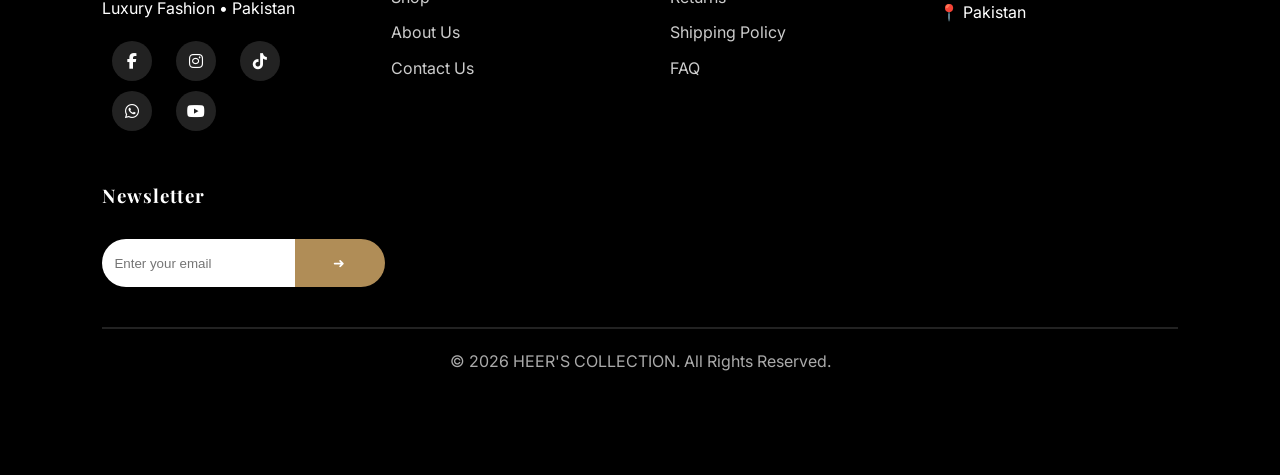
<file: product2.html>
<!DOCTYPE html>
<html lang="en">

<head>
<meta charset="UTF-8">
<meta name="viewport" content="width=device-width, initial-scale=1.0">

<title>Women's Collection | Heer's Collection</title>

<link href="https://fonts.googleapis.com/css2?family=Montserrat:wght@300;500;700&display=swap" rel="stylesheet">
<link rel="stylesheet" href="https://cdnjs.cloudflare.com/ajax/libs/font-awesome/6.5.1/css/all.min.css">
<link rel="stylesheet" href="style.css">
</head>

<body>

<div class="topbar">
DELIVERY ALL OVER PAKISTAN • 100% ORIGINAL BRANDS • EASY RETURNS
</div>

<header>

<div class="logo">HEER'S COLLECTION</div>

<input type="text" class="search" placeholder="Search products...">

<div class="icons">
<span>Account</span>
<span>Wishlist</span>
<span>Cart</span>
</div>

<div class="menu-btn">☰</div>

</header>

<nav>
<a href="index.html">HOME</a>
<a href="women.html">WOMEN</a>
<a href="men.html">MEN</a>
<a href="kids.html">KIDS</a>
<a href="beauty.html">BEAUTY</a>
</nav>

  <section class="products">

<div class="product-details">

    <div class="product-image">
        <img src="product2.jpg" alt="Luxury Summer Lawn">
    </div>

    <div class="product-info">

      <h1>LUXURY SUMMER LAWN</h1>

        <h2>Rs. 5,499</h2>

        <p>
Premium quality lawn suit.
Soft fabric.
Comfortable for summer.
100% Original.
</p>

<a href="https://wa.me/923358053443?text=Hi%20I%20want%20to%20order%20LUXURY%20SUMMER%20LAWN%20(Unstitched)%0APrice:%20Rs.%205499%0AProduct:%20https://hasanmalik453-cell.github.io/Heer-s-collection/product2.html">

<button>
ORDER NOW
</button>

</a>

</div>

</section>

<a href="https://wa.me/923358053443" class="whatsapp">💬</a>

<footer>

<div class="footer-container">

<div class="footer-box">
<h2>HEER'S COLLECTION</h2>
<p>Luxury Fashion • Pakistan</p>

<div class="social-icons">
<a href="#"><i class="fab fa-facebook-f"></i></a>
<a href="#"><i class="fab fa-instagram"></i></a>
<a href="#"><i class="fab fa-tiktok"></i></a>
<a href="#"><i class="fab fa-whatsapp"></i></a>
<a href="#"><i class="fab fa-youtube"></i></a>
</div>
</div>

<div class="footer-box">
<h3>Quick Links</h3>
<a href="#">Home</a>
<a href="#">Shop</a>
<a href="#">About Us</a>
<a href="#">Contact Us</a>
</div>

<div class="footer-box">
<h3>Customer Service</h3>
<a href="#">Track Order</a>
<a href="#">Returns</a>
<a href="#">Shipping Policy</a>
<a href="#">FAQ</a>
</div>

<div class="footer-box">
<h3>Contact Us</h3>
<p>📞 +92 335 8053443</p>
<p>✉️ heerscollection@gmail.com</p>
<p>📍 Pakistan</p>
</div>

<div class="footer-box">
<h3>Newsletter</h3>

<div class="newsletter">
<input type="email" placeholder="Enter your email">
<button>➜</button>
</div>
</div>

</div>

<hr>

<p class="copyright">
© 2026 HEER'S COLLECTION. All Rights Reserved.
</p>

</footer>

<script>
const menu = document.querySelector(".menu-btn");
const nav = document.querySelector("nav");

menu.onclick = () => {
    nav.classList.toggle("show");
};
</script>

</body>
</html>
</file>
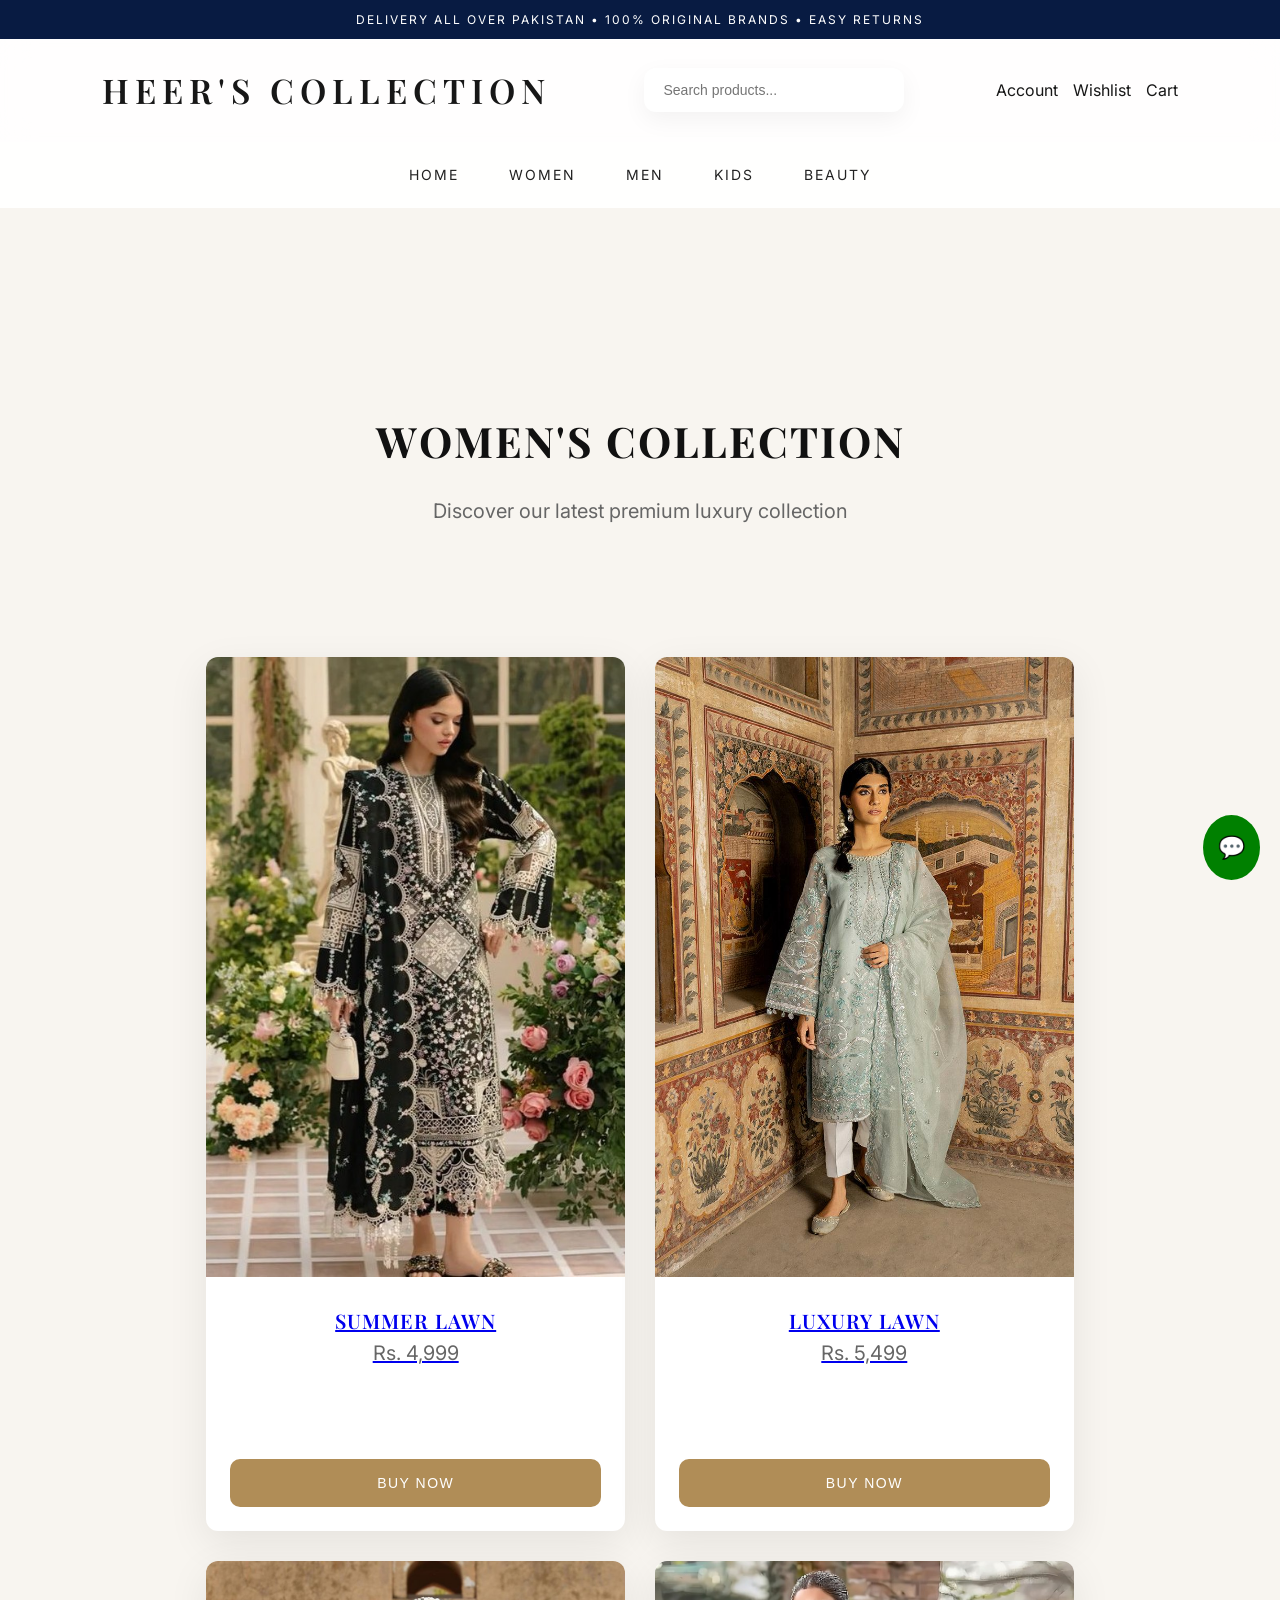
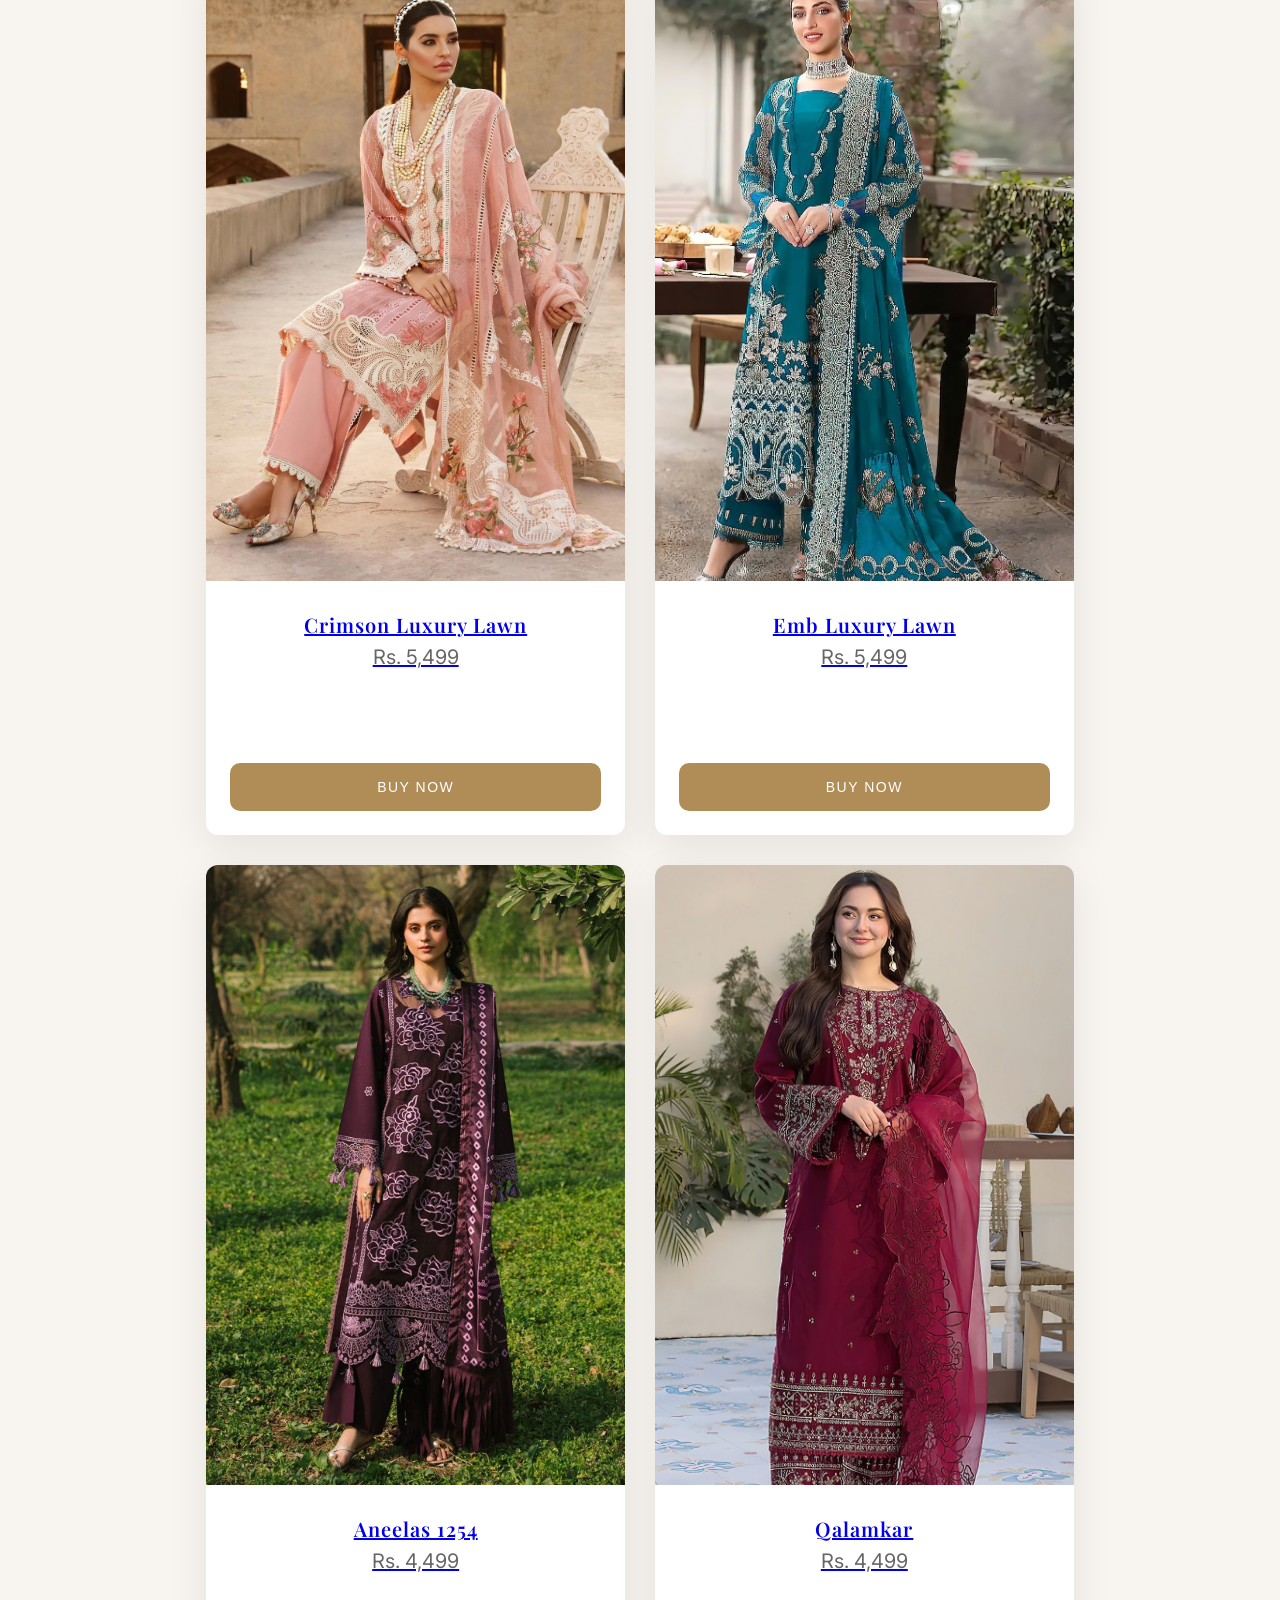
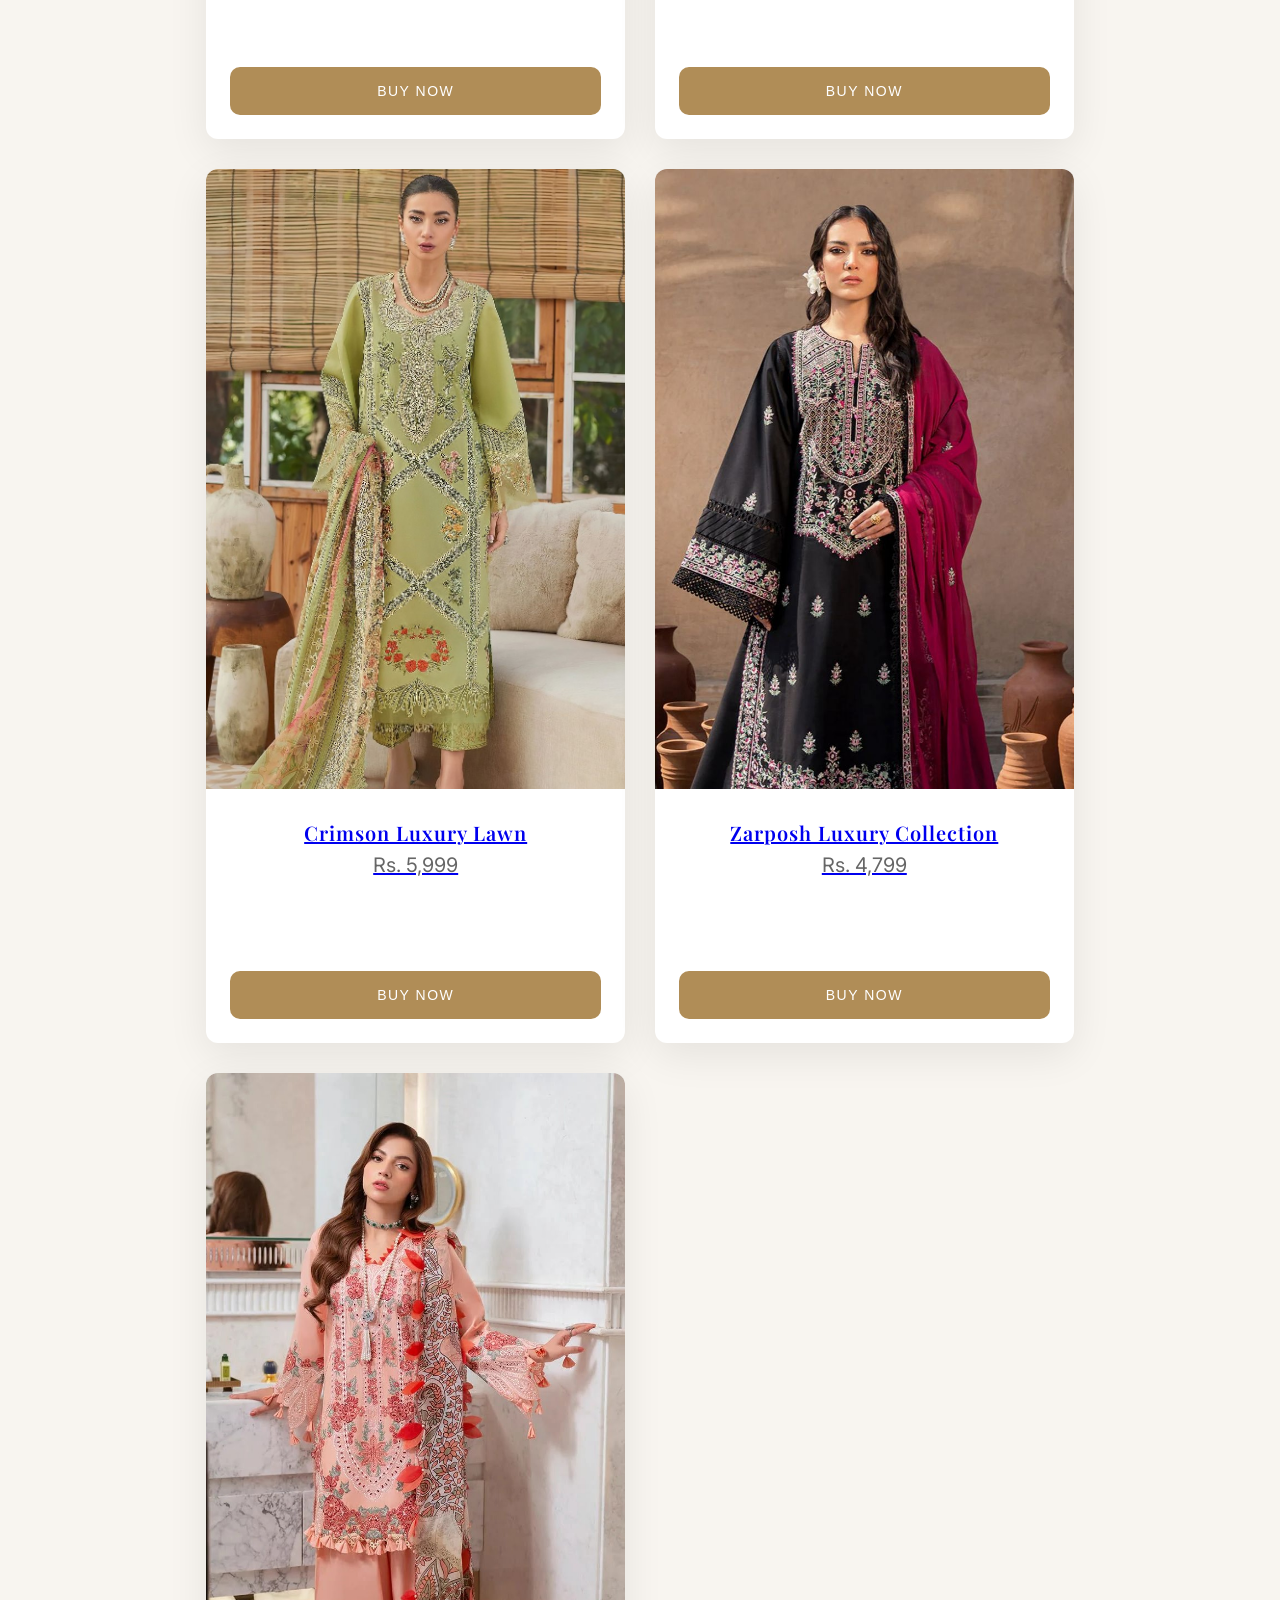
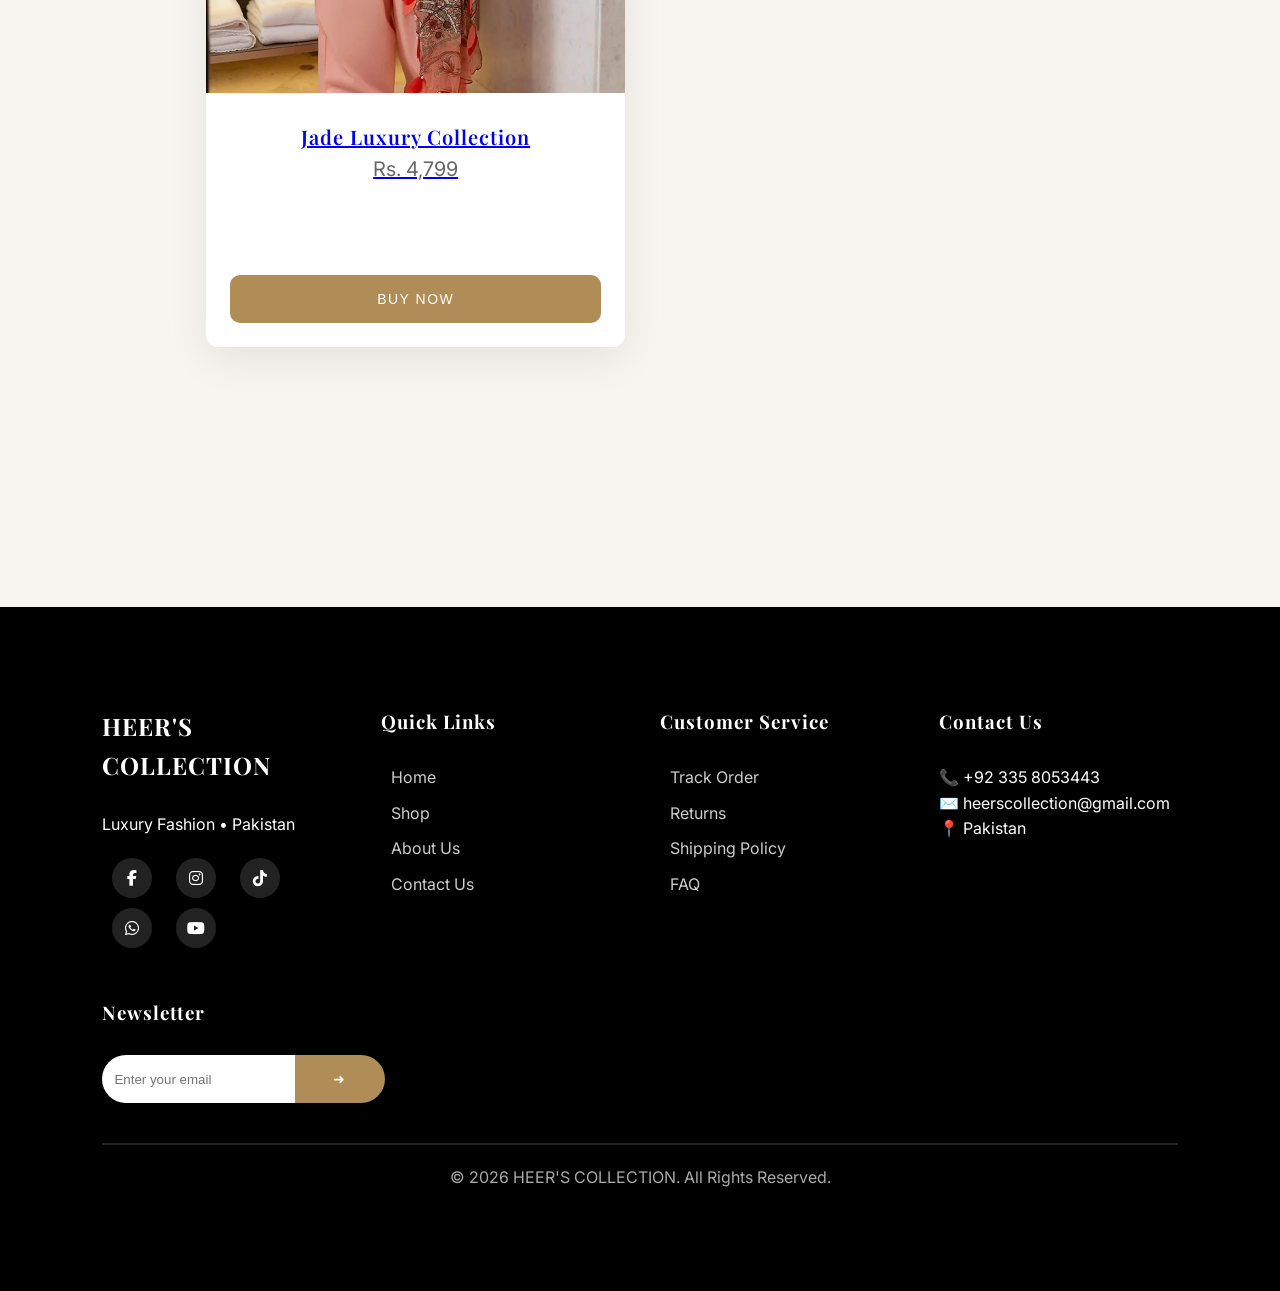
<file: women.html>
<!DOCTYPE html>
<html lang="en">

<head>
<meta charset="UTF-8">
<meta name="viewport" content="width=device-width, initial-scale=1.0">

<title>Women's Collection | Heer's Collection</title>

<link href="https://fonts.googleapis.com/css2?family=Montserrat:wght@300;500;700&display=swap" rel="stylesheet">
<link rel="stylesheet" href="https://cdnjs.cloudflare.com/ajax/libs/font-awesome/6.5.1/css/all.min.css">
<link rel="stylesheet" href="style.css">
</head>

<body>

<div class="topbar">
DELIVERY ALL OVER PAKISTAN • 100% ORIGINAL BRANDS • EASY RETURNS
</div>

<header>

<div class="logo">HEER'S COLLECTION</div>

<input type="text" class="search" placeholder="Search products...">

<div class="icons">
<span>Account</span>
<span>Wishlist</span>
<span>Cart</span>
</div>

<div class="menu-btn">☰</div>

</header>

<nav>
<a href="index.html">HOME</a>
<a href="women.html">WOMEN</a>
<a href="men.html">MEN</a>
<a href="kids.html">KIDS</a>
<a href="beauty.html">BEAUTY</a>
</nav>

<section class="products">

<div class="section-title">
    <h2>WOMEN'S COLLECTION</h2>
    <p>Discover our latest premium luxury collection</p>
</div>

<div class="product-grid">

<div class="product-card">
<a href="product.html?name=SUMMER%20LAWN&price=Rs.%204999&image=product1.jpg">
<img src="product1.jpg" alt="Summer Lawn">
<h3>SUMMER LAWN</h3>
<p>Rs. 4,999</p>
</a>
<button>BUY NOW</button>
</div>

<div class="product-card">
<a href="product.html?name=LUXURY%20LAWN&price=Rs.%205499&image=product2.jpg">
<img src="product2.jpg">
<h3>LUXURY LAWN</h3>
<p>Rs. 5,499</p>
</a>
<button>BUY NOW</button>
</div>

<div class="product-card">
<a href="product.html?name=CRIMSON%20LUXURY%20LAWN&price=Rs.%205499&image=product3.jpg">
<img src="product3.jpg">
<h3>Crimson Luxury Lawn</h3>
<p>Rs. 5,499</p>
</a>
<button>BUY NOW</button>
</div>

<div class="product-card">
<a href="product.html?name=EMB%20LUXURY%20LAWN&price=Rs.%205499&image=product4.jpg">
<img src="product4.jpg">
<h3>Emb Luxury Lawn</h3>
<p>Rs. 5,499</p>
</a>
<button>BUY NOW</button>
</div>

<div class="product-card">
<a href="product.html?name=ANEELAS%201254&price=Rs.%204499&image=product5.jpg">
<img src="product5.jpg">
<h3>Aneelas 1254</h3>
<p>Rs. 4,499</p>
</a>
<button>BUY NOW</button>
</div>

<div class="product-card">
<a href="product.html?name=QALAMKAR&price=Rs.%204499&image=product6.jpg">
<img src="product6.jpg">
<h3>Qalamkar</h3>
<p>Rs. 4,499</p>
</a>
<button>BUY NOW</button>
</div>

<div class="product-card">
<a href="product.html?name=CRIMSON%20PREMIUM%20LAWN&price=Rs.%205999&image=product7.jpg">
<img src="product7.jpg">
<h3>Crimson Luxury Lawn</h3>
<p>Rs. 5,999</p>
</a>
<button>BUY NOW</button>
</div>

<div class="product-card">
<a href="product.html?name=ZARPOSH%20LUXURY%20COLLECTION&price=Rs.%204799&image=product8.jpg">
<img src="product8.jpg">
<h3>Zarposh Luxury Collection</h3>
<p>Rs. 4,799</p>
</a>
<button>BUY NOW</button>
</div>

<div class="product-card">
<a href="product.html?name=JADE%20LUXURY%20COLLECTION&price=Rs.%204799&image=product9.jpg">
<img src="product9.jpg">
<h3>Jade Luxury Collection</h3>
<p>Rs. 4,799</p>
</a>
<button>BUY NOW</button>
</div>
    
</div>
</section>

<a href="https://wa.me/923358053443" class="whatsapp">💬</a>

<footer>

<div class="footer-container">

<div class="footer-box">
<h2>HEER'S COLLECTION</h2>
<p>Luxury Fashion • Pakistan</p>

<div class="social-icons">
<a href="#"><i class="fab fa-facebook-f"></i></a>
<a href="#"><i class="fab fa-instagram"></i></a>
<a href="#"><i class="fab fa-tiktok"></i></a>
<a href="#"><i class="fab fa-whatsapp"></i></a>
<a href="#"><i class="fab fa-youtube"></i></a>
</div>
</div>

<div class="footer-box">
<h3>Quick Links</h3>
<a href="#">Home</a>
<a href="#">Shop</a>
<a href="#">About Us</a>
<a href="#">Contact Us</a>
</div>

<div class="footer-box">
<h3>Customer Service</h3>
<a href="#">Track Order</a>
<a href="#">Returns</a>
<a href="#">Shipping Policy</a>
<a href="#">FAQ</a>
</div>

<div class="footer-box">
<h3>Contact Us</h3>
<p>📞 +92 335 8053443</p>
<p>✉️ heerscollection@gmail.com</p>
<p>📍 Pakistan</p>
</div>

<div class="footer-box">
<h3>Newsletter</h3>

<div class="newsletter">
<input type="email" placeholder="Enter your email">
<button>➜</button>
</div>
</div>

</div>

<hr>

<p class="copyright">
© 2026 HEER'S COLLECTION. All Rights Reserved.
</p>

</footer>

<script>
const menu = document.querySelector(".menu-btn");
const nav = document.querySelector("nav");

menu.onclick = () => {
    nav.classList.toggle("show");
};
</script>

</body>
</html>
</file>
<file: style.css>
/* ===== Luxury Theme ===== */

@import url('https://fonts.googleapis.com/css2?family=Playfair+Display:wght@500;600;700&family=Inter:wght@300;400;500&display=swap');

:root{
  --bg:#f8f5f0;
  --white:#ffffff;
  --black:#171717;
  --gold:#b08d57;
  --muted:#777;
}

*{
  margin:0;
  padding:0;
  box-sizing:border-box;
}
html{
  scroll-behavior:smooth;
}
body{
  font-family:'Inter',sans-serif;
  background:var(--bg);
  color:var(--black);
  line-height:1.6;
}

h1,h2,h3{
  font-family:'Playfair Display',serif;
}

section{
  padding:100px 8%;
}


/* TOP BAR */
.topbar{
    background:#081b42;
    color:white;
    padding:10px;
    text-align:center;
    font-size:12px;
    letter-spacing:2px;
}

/* HEADER */
header{

display:flex;

justify-content:space-between;

align-items:center;

padding:24px 8%;

background:
rgba(255,255,255,.88);

backdrop-filter:
blur(16px);

position:sticky;

top:0;

z-index:1000;
}

.logo{

font-family:'Playfair Display',serif;

font-size:34px;

font-weight:600;

letter-spacing:6px;

cursor:pointer;
}

.search{

width:260px;

padding:14px 20px;

border:none;

background:white;

border-radius:12px;

outline:none;

font-size:14px;

box-shadow:
0 8px 25px rgba(0,0,0,.05);
}

.icons{
    display:flex;
    gap:15px;
}

/* MENU */
.menu-btn{
    display:none;
    font-size:28px;
    cursor:pointer;
}

/* NAV */
nav{

background:rgba(255,255,255,.92);

backdrop-filter:blur(14px);

padding:22px;

display:flex;

justify-content:center;

gap:50px;

margin-bottom:30px;
}

nav a{

text-decoration:none;

color:#222;

font-size:14px;

letter-spacing:2px;

transition:.3s;
}

nav a:hover{

color:var(--gold);
}


/* HERO */
.hero{
    display:flex;
    justify-content:space-between;
    align-items:center;
    padding:80px;
    margin:40px auto;
    width:90%;
    background:linear-gradient(135deg,#f8f6f2,#ece7df);
    border-radius:30px;
    box-shadow:0 10px 30px rgba(0,0,0,0.08);
}

.hero-content{

flex:1;

max-width:560px;

display:flex;

flex-direction:column;

gap:26px;
}

.hero h1{

font-size:78px;

line-height:1.05;

letter-spacing:-2px;

max-width:650px;
}

.hero p{

font-size:18px;

color:#666;

max-width:460px;

line-height:1.9;
}

button{

background:var(--gold);

color:white;

border:none;

padding:16px 38px;

border-radius:10px;

cursor:pointer;

font-size:14px;

letter-spacing:1.5px;

transition:.35s;
}

button:hover{

background:#111;

transform:
translateY(-3px);
}

/* PHOTO FIX (IMPORTANT PART) */
.hero-image{
    flex:1;
    display:flex;
    justify-content:center;
    align-items:center;
}

.photo-frame{

width:460px;

height:620px;

border-radius:230px;

overflow:hidden;

box-shadow:
0 30px 80px rgba(0,0,0,.14);
}

.photo-frame img{

width:100%;

height:100%;

object-fit:cover;

border-radius:230px;
}


/* PRODUCTS */
.products{
    width:90%;
    margin:60px auto 80px;
    text-align:center;
}

.product-grid{
display:grid;
grid-template-columns:repeat(auto-fit,minmax(280px,1fr));
gap:30px;
padding:40px;
}

.product-card{
    background:white;

    border-radius:12px;

    overflow:hidden;

    display:flex;

    flex-direction:column;

    justify-content:space-between;

    box-shadow:0 12px 40px rgba(0,0,0,.08);

    transition:.4s;

    min-height:760px;
}

.product-card h3,
.product-card p,
.product-card button{

margin-left:24px;

margin-right:24px;
}

.product-card:hover{
    transform:translateY(-10px);
    box-shadow:0 20px 40px rgba(0,0,0,.15);
}

.product-card img{
    width:100%;

    height:620px;

    object-fit:cover;

    object-position:center top;

    display:block;

    transition:.4s;
}

.product-card:hover img{
transform:none;
}

.product-card h3{

margin-top:28px;

font-size:20px;

letter-spacing:1px;

font-weight:600;
}
.product-card p{

color:var(--gold);

font-size:16px;
}

.product-card button{
    width:calc(100% - 48px);

    margin:auto 24px 24px;
}
.products h2{
    font-size:42px;
    font-weight:700;
    letter-spacing:2px;
    margin-top:40px;
    margin-bottom:20px;
    color:#111;
    text-transform:uppercase;
}
.products p{
    font-size:20px;
    color:#666;
    margin-bottom:90px;
}
/* WHATSAPP */
.whatsapp{
    position:fixed;
    bottom:20px;
    right:20px;
    background:green;
    color:white;
    padding:15px;
    border-radius:50%;
    font-size:22px;
    text-decoration:none;
}

/* FOOTER */


/* MOBILE */
@media(max-width:768px){

section{
padding:70px 24px;
}

header{

flex-direction:column;

gap:16px;
}

.search{

width:100%;
}

nav{

display:none;

flex-direction:column;

gap:20px;

padding:30px;
}

nav.show{
display:flex;
}

.menu-btn{
display:block;
}

.hero{

flex-direction:column;

text-align:center;

padding:40px 24px;

margin:20px;

min-height:auto;
}

.hero h1{

font-size:42px;
}

.hero p{

max-width:none;
}

.photo-frame{

width:260px;

height:360px;

border-radius:140px;
}

.product-grid{

grid-template-columns:1fr;
}

.category-grid{

grid-template-columns:1fr;
}

.product-image,
.product-info{

min-width:auto;
}

}
footer{

background:#111;

color:#ddd;

padding:100px 8%;

margin-top:120px;
}

.footer-container{
    display:grid;
    grid-template-columns:repeat(auto-fit,minmax(200px,1fr));
    gap:40px;
}

.footer-box h2,
.footer-box h3{

font-family:'Playfair Display';

margin-bottom:28px;

letter-spacing:1px;
}

.footer-box a{
    display:block;
    color:#ccc;
    text-decoration:none;
    margin-bottom:10px;
}

.footer-box a:hover{
    color:#d4af37;
}

.social-icons{
    margin-top:20px;
}

.social-icons a{
    display:inline-block;
    width:40px;
    height:40px;
    line-height:40px;
    text-align:center;
    border-radius:50%;
    background:#222;
    margin-right:10px;
    color:white;
}

.social-icons a:hover{
    background:#d4af37;
}

.newsletter{
    display:flex;
    margin-top:15px;
}

.newsletter input{
    flex:1;
    padding:12px;
    border:none;
    border-radius:30px 0 0 30px;
}

.newsletter button{
    border-radius:0 30px 30px 0;
}

footer hr{
    margin:40px 0 20px;
    border:1px solid #222;
}

.copyright{
    text-align:center;
    color:#aaa;
}
/* PRODUCT DETAILS PAGE */

.product-details{
    display:flex;
    justify-content:center;
    align-items:flex-start;
    gap:60px;
    max-width:1200px;
    margin:60px auto;
    padding:20px;
    flex-wrap:wrap;
}

.product-image{
    flex:1;
    min-width:350px;
}

.product-image img{
    width:100%;
    max-width:500px;
    border-radius:20px;
    box-shadow:0 10px 30px rgba(0,0,0,.12);
}

.product-info{
    flex:1;
    min-width:350px;
}

.product-info h1{
    font-size:42px;
    margin-bottom:15px;
}

.product-info h2{
    color:#d4af37;
    font-size:34px;
    margin-bottom:25px;
}

.product-info p{
    font-size:18px;
    color:#555;
    line-height:1.8;
    margin-bottom:30px;
}

.sizes{
    display:flex;
    gap:15px;
    margin:20px 0;
}

.sizes button{
    width:55px;
    height:55px;
    border-radius:50%;
    border:1px solid #ddd;
    background:white;
    color:#111;
    cursor:pointer;
    font-weight:bold;
}

.sizes button:hover{
    background:#d4af37;
    color:white;
}
/* SHOP BY CATEGORY */

.categories{
    width:90%;
    margin:80px auto;
    text-align:center;
}

.categories h2{
    font-size:42px;
    margin-bottom:40px;
}

.category-grid{
    display:grid;
    grid-template-columns:repeat(4,1fr);
    gap:30px;
}

.category-box{
    display:flex;
    flex-direction:column;
    justify-content:space-between;
    background:#fff;
    border-radius:20px;
    overflow:hidden;
    text-decoration:none;
    color:#111;
    box-shadow:0 10px 30px rgba(0,0,0,.08);
    transition:.3s;
    min-height:540px;
}

.category-box img{

width:100%;

/* Taller image → luxury feel */
height:420px;

/* keep crop but protect faces */
object-fit:cover;

/* move focus upward */
object-position:center top;

padding:0;

transition:.5s;
}

.category-box h3{
    margin-top:20px;
    font-size:24px;
}

.category-box p{
    margin:10px 0 25px;
    color:#666;
}

.category-box:hover{
    transform:translateY(-8px);
    box-shadow:0 20px 40px rgba(0,0,0,.15);
}
/* ABOUT PAGE */

.about-hero{

height:90vh;

background:url("about-banner.jpg");

background-size:cover;

background-position:center;

display:flex;

align-items:center;

justify-content:center;

text-align:center;

color:white;

}

.overlay h1{

font-size:70px;

margin-bottom:20px;

}

.overlay p{

font-size:22px;

}


.about-story{

display:flex;

gap:60px;

padding:80px;

align-items:center;

flex-wrap:wrap;

}

.story-text{

flex:1;

min-width:300px;

}

.story-text h2{

font-size:50px;

margin-bottom:30px;

}

.story-text p{

line-height:2;

}

.story-image{

flex:1;

min-width:300px;

}

.story-image img{

width:100%;

border-radius:20px;

}


.team{

padding:80px;

text-align:center;

}

.team-grid{

display:flex;

flex-wrap:wrap;

gap:30px;

justify-content:center;

}

.member{

background:#f7f3ee;

padding:30px;

width:260px;

border-radius:20px;

}

.member img{

width:180px;

height:180px;

border-radius:50%;

object-fit:cover;

}

.mission{

padding:80px;

text-align:center;

background:#f8f5f0;

}

.mission h2{

font-size:50px;

}
.about{

padding:80px 10%;
text-align:center;

}

.about h1{

font-size:42px;

margin-bottom:30px;

}

.about p{

max-width:900px;

margin:auto;

line-height:2;

font-size:18px;

}


.team{

padding:80px 10%;

text-align:center;

}


.team-grid{

display:flex;

gap:30px;

flex-wrap:wrap;

justify-content:center;

}


.member{

width:260px;

background:#fff;

padding:25px;

border-radius:20px;

box-shadow:0 10px 25px rgba(0,0,0,.1);

}


.member img{

width:180px;

height:180px;

border-radius:50%;

object-fit:cover;

}


.member h3{

margin-top:20px;

}


.member p{

color:#777;

}
.about b{
color:#b08d57;
}

.mission{
padding:100px 10%;
text-align:center;
}

.mission p{
max-width:900px;
margin:auto;
line-height:2;
font-size:18px;
}

.team h2{
margin-bottom:50px;
}

.member{
transition:.4s;
}

.member:hover{
transform:translateY(-8px);
}

.member img{
transition:.4s;
}

.member img:hover{
transform:scale(1.05);
}

.member h3{
color:#b08d57;
}
.about,
.mission{
max-width:1000px;
margin:auto;
padding:70px 25px;
text-align:center;
}

.about p,
.mission p{
line-height:2;
font-size:18px;
}

.team{
padding:60px 20px;
text-align:center;
}

.team-grid{
display:grid;
grid-template-columns:
repeat(auto-fit,minmax(250px,1fr));

gap:30px;
}

.member{
background:white;

padding:20px;

border-radius:20px;

box-shadow:
0 10px 25px rgba(0,0,0,.08);
}

.member img{
width:100%;
height:330px;

object-fit:cover;

border-radius:15px;
}

.member h3{
margin-top:15px;
}

.member small{
display:block;

margin-top:10px;

color:#777;
}

footer{
background:black;

color:white;
}

footer a{
color:white;

text-decoration:none;

margin:0 10px;
}
</file>
